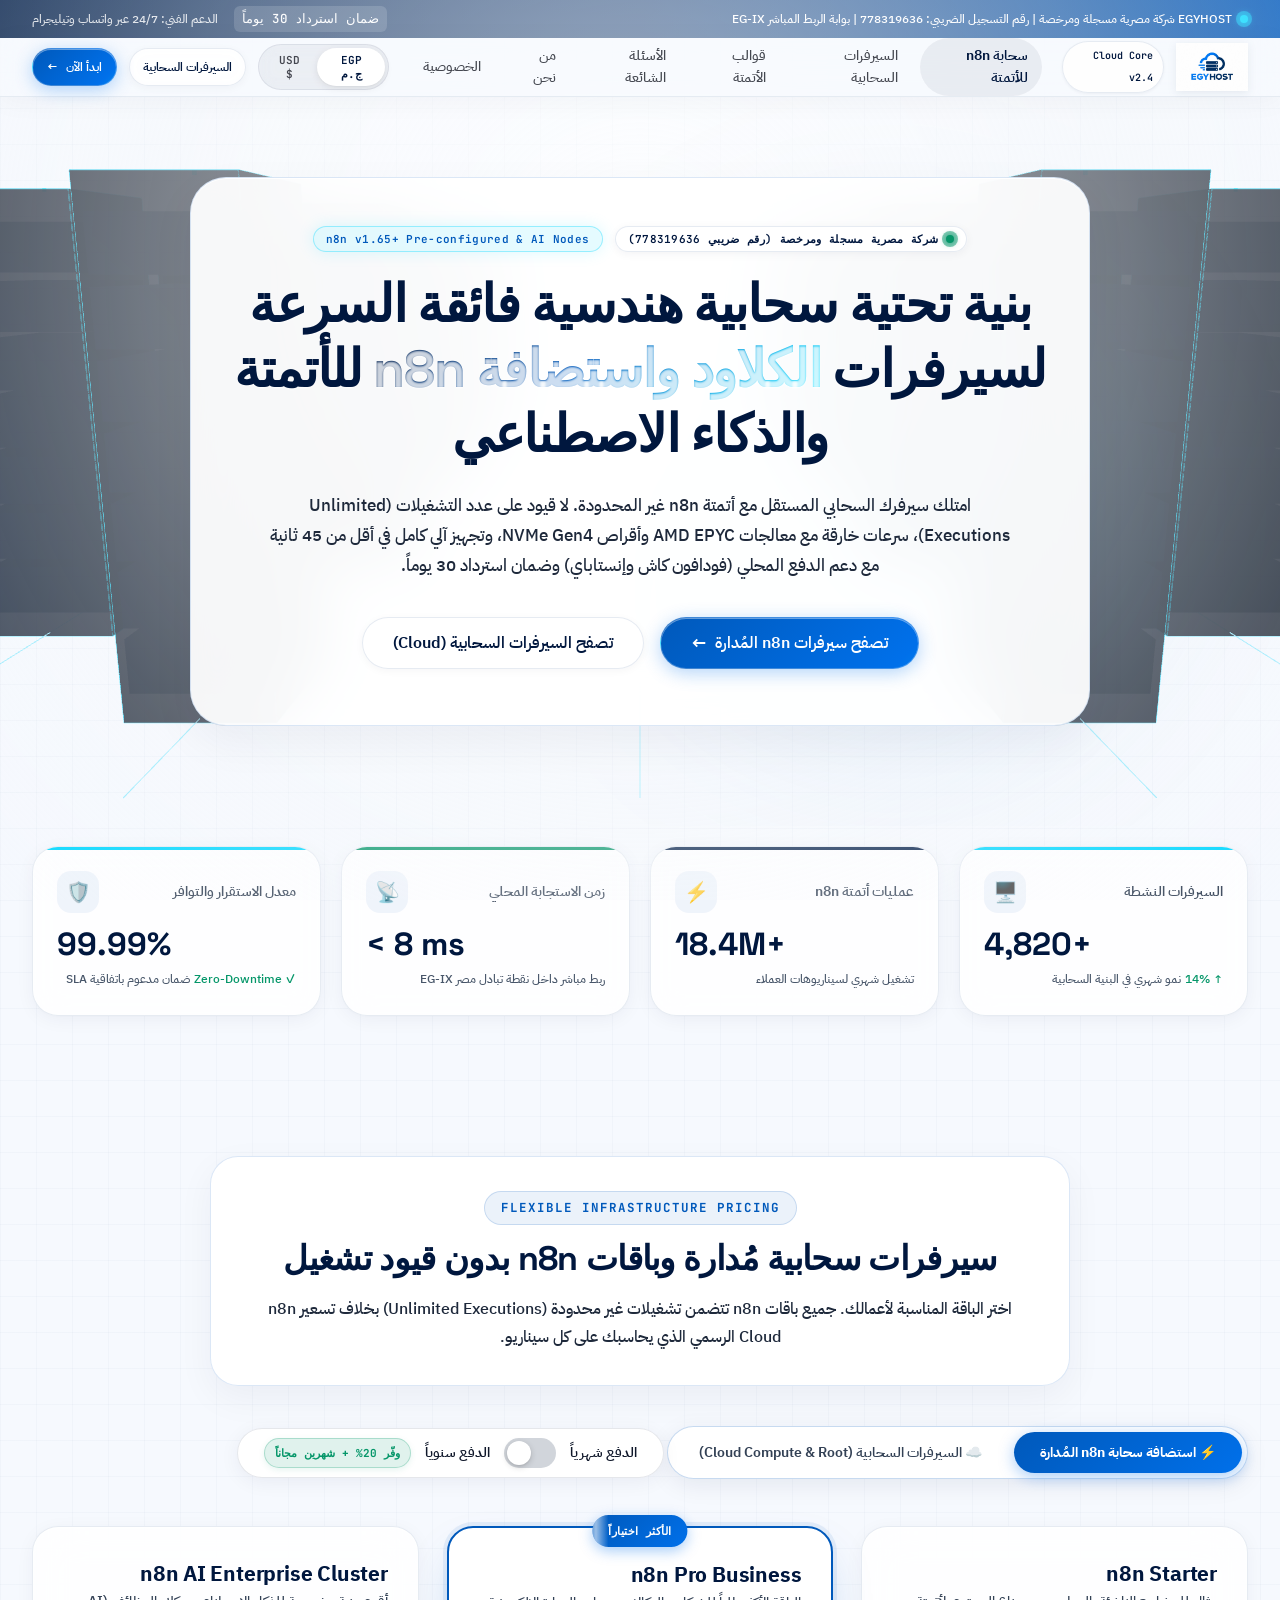
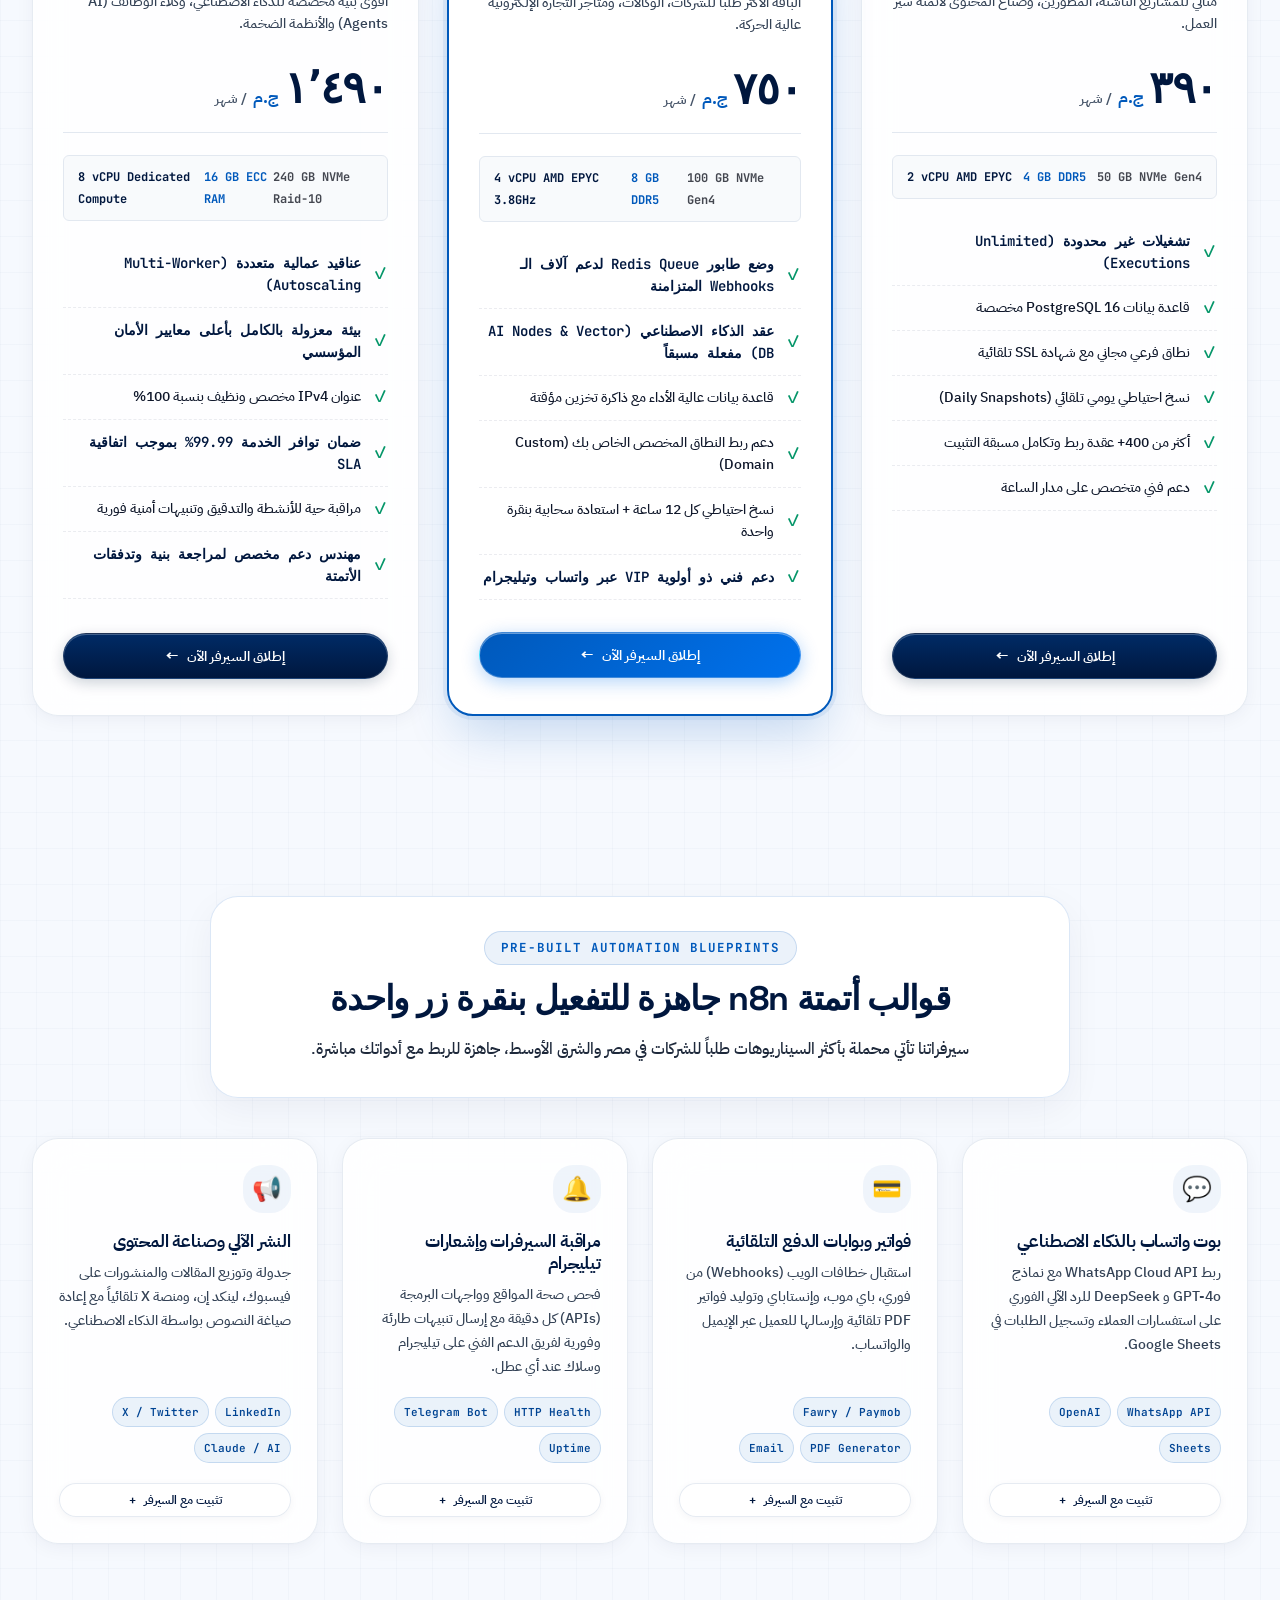
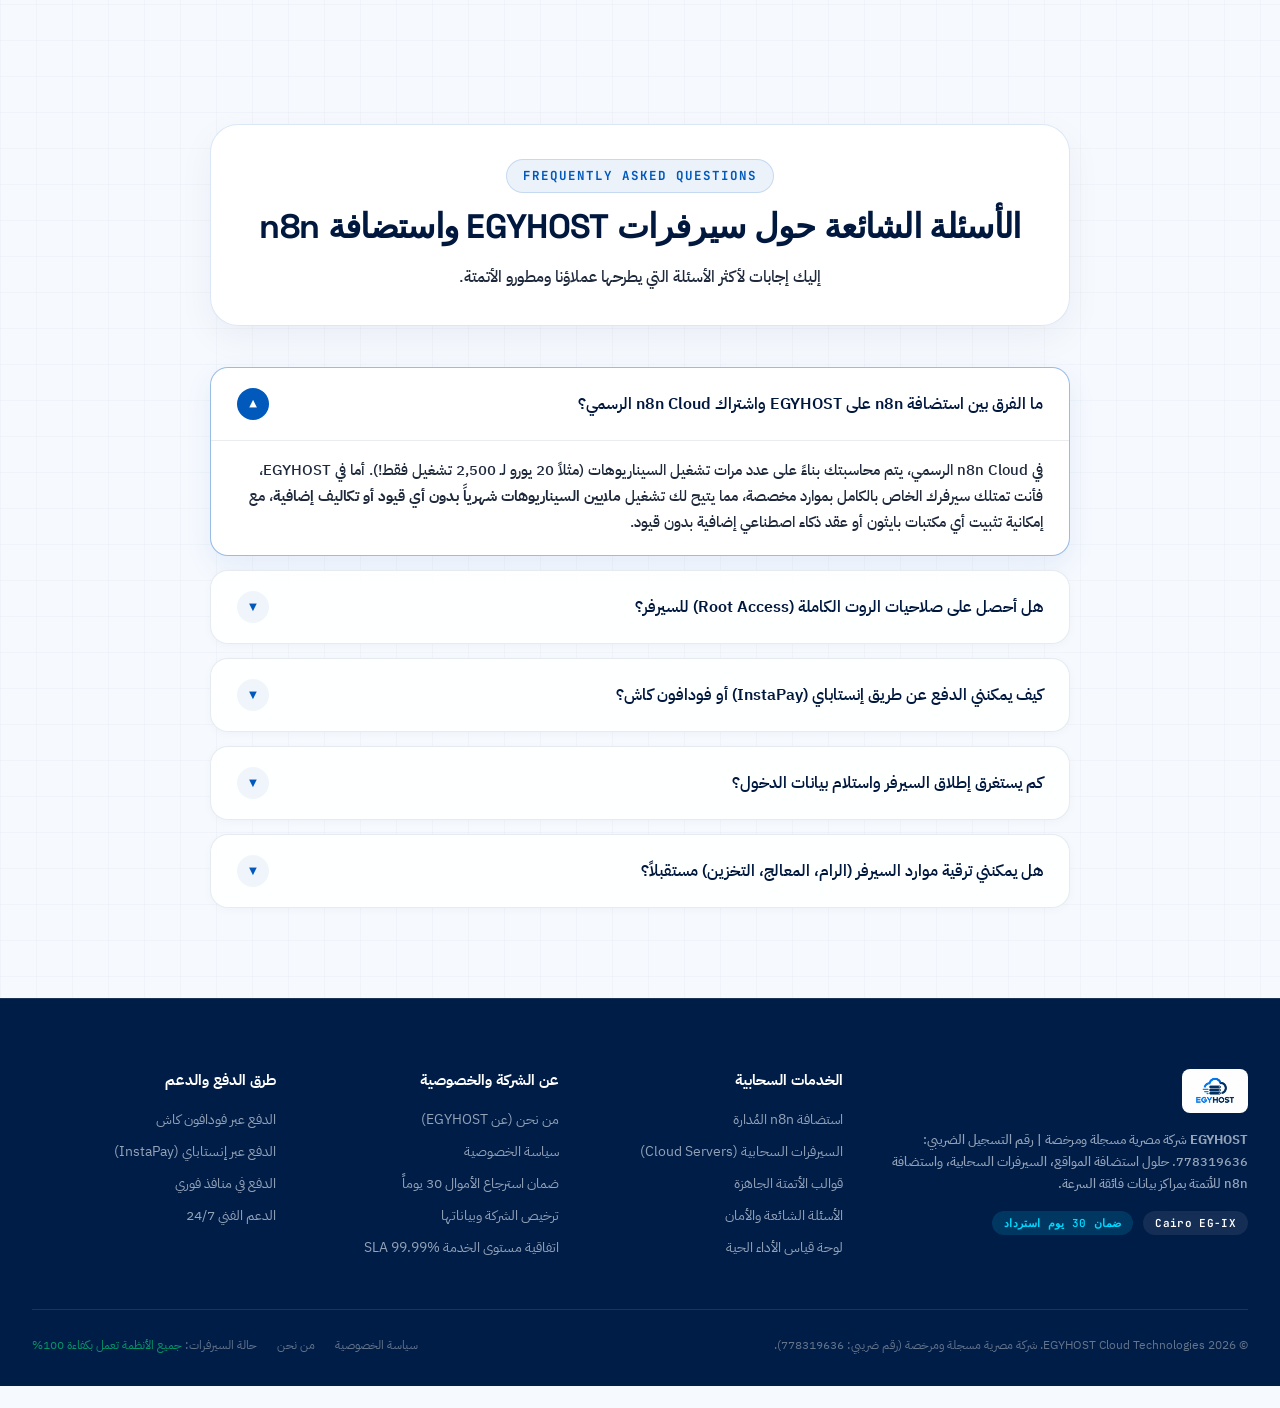
<file: index.html>
<!DOCTYPE html>
<html lang="ar" dir="rtl">
<head>
  <meta charset="UTF-8">
  <meta name="viewport" content="width=device-width, initial-scale=1.0">
  <meta http-equiv="X-UA-Compatible" content="ie=edge">
  
  <title>EGYHOST | سيرفرات سحابية واستضافة n8n للأتمتة - شركة مصرية مرخصة (778319636)</title>
  <meta name="description" content="منصة EGYHOST الرسمية: شركة مصرية مسجلة ومرخصة (رقم ضريبي 778319636). نقدم السيرفرات السحابية (Cloud Hosting)، استضافة n8n للأتمتة والذكاء الاصطناعي، حجز النطاقات، وضمان استرداد 30 يوماً.">
  <meta name="keywords" content="سيرفرات سحابية, استضافة كلاود مصر, استضافة n8n, سيرفر n8n, Cloud Server Egypt, استضافة سحابية, أتمتة n8n, ذكاء اصطناعي, إنستاباي, فودافون كاش, EGYHOST">
  
  <!-- Favicon -->
  <link rel="icon" type="image/svg+xml" href="assets/favicon.svg">
  
  <!-- Google Fonts: Space Grotesk, IBM Plex Sans Arabic, JetBrains Mono -->
  <link rel="preconnect" href="https://fonts.googleapis.com">
  <link rel="preconnect" href="https://fonts.gstatic.com" crossorigin>
  <link href="https://fonts.googleapis.com/css2?family=IBM+Plex+Sans+Arabic:wght@300;400;500;600;700&family=JetBrains+Mono:ital,wght@0,400;0,500;0,600;0,700;1,400&family=Space+Grotesk:wght@500;600;700;800&display=swap" rel="stylesheet">
  
  <!-- ThreeUI Typography & Google Fonts -->
  <link rel="preconnect" href="https://fonts.googleapis.com">
  <link rel="preconnect" href="https://fonts.gstatic.com" crossorigin>
  <link href="https://fonts.googleapis.com/css2?family=JetBrains+Mono:wght@400;500;600;700&display=swap" rel="stylesheet">

  <!-- CSS Stylesheets -->
  <link rel="stylesheet" href="css/variables.css">
  <link rel="stylesheet" href="css/style.css">
</head>
<body class="bg-grid-pattern">
  <!-- ThreeUI 3D Cloud Datacenter Server Racks Background Canvas -->
  <canvas id="egyhostServerBgCanvas" class="server-bg-canvas" aria-hidden="true"></canvas>

  <!-- Top Announcement Telemetry Banner -->
  <div class="header-top-banner">
    <div class="container header-top-inner">
      <div style="display: flex; align-items: center; gap: 8px;">
        <span class="live-pulse-dot"></span>
        <span>EGYHOST شركة مصرية مسجلة ومرخصة | رقم التسجيل الضريبي: 778319636 | بوابة الربط المباشر EG-IX</span>
      </div>
      <div style="display: flex; align-items: center; gap: 16px;">
        <span class="code-inline" style="background: rgba(255,255,255,0.15); color: #ffffff; border: none;">ضمان استرداد 30 يوماً</span>
        <span style="opacity: 0.85;">الدعم الفني: 24/7 عبر واتساب وتيليجرام</span>
      </div>
    </div>
  </div>

  <!-- Header & Navigation -->
  <header class="site-header">
    <div class="container">
      <div class="nav-row">
        <!-- Brand / Logo -->
        <a href="index.html" class="brand-wrapper">
          <img src="assets/logo.jpg" alt="EGYHOST Logo" class="brand-logo-img">
          <span class="brand-badge">Cloud Core v2.4</span>
        </a>

        <!-- Navigation Links (Desktop) -->
        <nav class="desktop-nav">
          <ul class="nav-links">
            <li><a href="#n8n-plans" class="nav-link active">سحابة n8n للأتمتة</a></li>
            <li><a href="#cloud-plans" class="nav-link">السيرفرات السحابية</a></li>
            <li><a href="#templates" class="nav-link">قوالب الأتمتة</a></li>
            <li><a href="#faq" class="nav-link">الأسئلة الشائعة</a></li>
            <li><a href="about.html" class="nav-link">من نحن</a></li>
            <li><a href="privacy.html" class="nav-link">الخصوصية</a></li>
          </ul>
        </nav>

        <!-- Header Actions & Controls -->
        <div class="header-actions">
          <!-- Currency Toggle -->
          <div class="currency-switcher">
            <button class="currency-btn active" data-currency="EGP">EGP ج.م</button>
            <button class="currency-btn" data-currency="USD">USD $</button>
          </div>

          <a href="#cloud-plans" class="btn btn-secondary btn-sm header-action-cloud">السيرفرات السحابية</a>
          <a href="#n8n-plans" class="btn btn-accent btn-sm header-action-cta">
            <span>ابدأ الآن</span>
            <span>←</span>
          </a>

          <!-- Mobile Hamburger Toggle Button -->
          <button class="mobile-menu-toggle" id="mobileMenuToggle" aria-label="فتح القائمة الرئيسية" aria-expanded="false">
            <span class="hamburger-line"></span>
            <span class="hamburger-line"></span>
            <span class="hamburger-line"></span>
          </button>
        </div>
      </div>
    </div>

    <!-- Mobile Navigation Frosted Glass Drawer -->
    <div id="mobileNavDrawer" class="mobile-nav-drawer" aria-hidden="true">
      <div class="container mobile-drawer-inner">
        <!-- Tax & Legal Registration Badge -->
        <div class="mobile-tax-badge">
          <span class="live-pulse-dot"></span>
          <span>شركة مصرية مسجلة ومرخصة (رقم ضريبي 778319636)</span>
        </div>

        <!-- Mobile Navigation List -->
        <ul class="mobile-nav-list">
          <li><a href="#n8n-plans" class="mobile-nav-item"><span class="m-icon">⚡</span><span>سحابة n8n للأتمتة</span><span class="m-arrow">←</span></a></li>
          <li><a href="#cloud-plans" class="mobile-nav-item"><span class="m-icon">☁️</span><span>السيرفرات السحابية</span><span class="m-arrow">←</span></a></li>
          <li><a href="#templates" class="mobile-nav-item"><span class="m-icon">🧩</span><span>قوالب الأتمتة الجاهزة</span><span class="m-arrow">←</span></a></li>
          <li><a href="#faq" class="mobile-nav-item"><span class="m-icon">❓</span><span>الأسئلة الشائعة</span><span class="m-arrow">←</span></a></li>
          <li><a href="about.html" class="mobile-nav-item"><span class="m-icon">🏛️</span><span>من نحن (About EGYHOST)</span><span class="m-arrow">←</span></a></li>
          <li><a href="privacy.html" class="mobile-nav-item"><span class="m-icon">🔒</span><span>سياسة الخصوصية</span><span class="m-arrow">←</span></a></li>
        </ul>

        <!-- Mobile Drawer Action Buttons -->
        <div class="mobile-drawer-actions">
          <a href="#n8n-plans" class="btn btn-accent btn-lg mobile-cta-btn">
            <span>ابدأ الآن وأطلق سحابتك</span>
            <span>←</span>
          </a>
          <a href="https://wa.me/201000000000" target="_blank" rel="noopener" class="btn btn-secondary mobile-support-btn">
            <span>💬 الدعم الفني المباشر (24/7)</span>
          </a>
        </div>

        <!-- Mobile Drawer Meta -->
        <div class="mobile-drawer-meta">
          <span>ضمان استرداد 30 يوماً • بنية مصرية متقدمة EG-IX</span>
        </div>
      </div>
    </div>
  </header>

  <!-- Hero Section -->
  <section id="hero" class="hero-section">
    <div class="ambient-glow-cyan" style="top: 10%; right: 5%;"></div>
    <div class="container">
      <div class="hero-content-centered">
        <div class="hero-badge-row">
          <span class="label-badge hero-badge">
            <span class="live-pulse-dot" style="background-color: var(--metric-success); box-shadow: 0 0 6px var(--metric-success);"></span>
            <span>شركة مصرية مسجلة ومرخصة (رقم ضريبي 778319636)</span>
          </span>
          <span class="label-badge hero-badge hero-badge-cyan">
            <span>n8n v1.65+ Pre-configured &amp; AI Nodes</span>
          </span>
        </div>

        <h1 class="display-hero hero-title">
          بنية تحتية سحابية هندسية فائقة السرعة لسيرفرات <span class="text-gradient">الكلاود واستضافة n8n</span> للأتمتة والذكاء الاصطناعي
        </h1>

        <p class="body-lg hero-description">
          امتلك سيرفرك السحابي المستقل مع أتمتة n8n غير المحدودة. لا قيود على عدد التشغيلات (Unlimited Executions)، سرعات خارقة مع معالجات AMD EPYC وأقراص NVMe Gen4، وتجهيز آلي كامل في أقل من 45 ثانية مع دعم الدفع المحلي (فودافون كاش وإنستاباي) وضمان استرداد 30 يوماً.
        </p>

        <div class="hero-actions">
          <a href="#n8n-plans" class="btn btn-accent btn-lg">
            <span>تصفح سيرفرات n8n المُدارة</span>
            <span style="font-size: 18px;">←</span>
          </a>
          <a href="#cloud-plans" class="btn btn-secondary btn-lg">
            <span>تصفح السيرفرات السحابية (Cloud)</span>
          </a>
        </div>
      </div>


    </div>
  </section>

  <!-- Live Telemetry KPI Summary Cards -->
  <section class="kpi-section">
    <div class="container">
      <div class="kpi-grid">
        <!-- KPI 1 -->
        <div class="kpi-card accent-cyan">
          <div class="kpi-card-header">
            <span class="kpi-label">السيرفرات النشطة</span>
            <div class="kpi-icon">🖥️</div>
          </div>
          <div class="kpi-value ltr-force">4,820+</div>
          <div class="kpi-subtext">
            <span style="color: var(--metric-success);">↑ 14%</span>
            <span>نمو شهري في البنية السحابية</span>
          </div>
        </div>

        <!-- KPI 2 -->
        <div class="kpi-card accent-navy">
          <div class="kpi-card-header">
            <span class="kpi-label">عمليات أتمتة n8n</span>
            <div class="kpi-icon">⚡</div>
          </div>
          <div class="kpi-value ltr-force">18.4M+</div>
          <div class="kpi-subtext">
            <span>تشغيل شهري لسيناريوهات العملاء</span>
          </div>
        </div>

        <!-- KPI 3 -->
        <div class="kpi-card accent-green">
          <div class="kpi-card-header">
            <span class="kpi-label">زمن الاستجابة المحلي</span>
            <div class="kpi-icon">📡</div>
          </div>
          <div class="kpi-value ltr-force">&lt; 8 ms</div>
          <div class="kpi-subtext">
            <span>ربط مباشر داخل نقطة تبادل مصر EG-IX</span>
          </div>
        </div>

        <!-- KPI 4 -->
        <div class="kpi-card accent-cyan">
          <div class="kpi-card-header">
            <span class="kpi-label">معدل الاستقرار والتوافر</span>
            <div class="kpi-icon">🛡️</div>
          </div>
          <div class="kpi-value ltr-force">99.99%</div>
          <div class="kpi-subtext">
            <span style="color: var(--metric-success);">✓ Zero-Downtime</span>
            <span>ضمان مدعوم باتفاقية SLA</span>
          </div>
        </div>
      </div>
    </div>
  </section>


  <!-- Plans & Pricing Section -->
  <section id="n8n-plans" class="plans-section">
    <div id="cloud-plans" style="position: relative; top: -80px;"></div>
    <div class="container">
      <div class="section-head">
        <span class="section-subtitle">FLEXIBLE INFRASTRUCTURE PRICING</span>
        <h2 class="headline-lg section-title">سيرفرات سحابية مُدارة وباقات n8n بدون قيود تشغيل</h2>
        <p class="body-lg">
          اختر الباقة المناسبة لأعمالك. جميع باقات n8n تتضمن تشغيلات غير محدودة (Unlimited Executions) بخلاف تسعير n8n Cloud الرسمي الذي يحاسبك على كل سيناريو.
        </p>
      </div>

      <!-- Plan Type Switcher (n8n vs Cloud) -->
      <div class="plan-type-tabs">
        <button class="plan-tab-btn active" data-type="n8n">
          <span>⚡ استضافة سحابة n8n المُدارة</span>
        </button>
        <button class="plan-tab-btn" data-type="cloud">
          <span>☁️ السيرفرات السحابية (Cloud Compute &amp; Root)</span>
        </button>
      </div>

      <!-- Billing Period Toggle (Monthly / Annual) -->
      <div class="billing-toggle-wrapper">
        <span>الدفع شهرياً</span>
        <label class="switch-toggle">
          <input type="checkbox" id="billingSwitch">
          <span class="slider-round"></span>
        </label>
        <span>الدفع سنوياً</span>
        <span class="discount-ribbon">وفّر 20% + شهرين مجاناً</span>
      </div>

      <!-- Pricing Cards Grid Container -->
      <div id="pricingGrid" class="pricing-grid">
        <!-- Rendered via js/main.js -->
      </div>
    </div>
  </section>



  <!-- Pre-built n8n Workflow Templates Showcase -->
  <section id="templates" class="templates-section">
    <div class="container">
      <div class="section-head">
        <span class="section-subtitle">PRE-BUILT AUTOMATION BLUEPRINTS</span>
        <h2 class="headline-lg section-title">قوالب أتمتة n8n جاهزة للتفعيل بنقرة زر واحدة</h2>
        <p class="body-lg">
          سيرفراتنا تأتي محملة بأكثر السيناريوهات طلباً للشركات في مصر والشرق الأوسط، جاهزة للربط مع أدواتك مباشرة.
        </p>
      </div>

      <div class="template-grid">
        <!-- Template 1 -->
        <div class="template-card">
          <div class="template-icon-wrap">💬</div>
          <h3 class="template-title">بوت واتساب بالذكاء الاصطناعي</h3>
          <p class="template-desc">
            ربط WhatsApp Cloud API مع نماذج GPT-4o و DeepSeek للرد الآلي الفوري على استفسارات العملاء وتسجيل الطلبات في Google Sheets.
          </p>
          <div class="template-tags">
            <span class="template-tag">WhatsApp API</span>
            <span class="template-tag">OpenAI</span>
            <span class="template-tag">Sheets</span>
          </div>
          <button class="btn btn-secondary btn-sm" onclick="showToast('تم تحميل سيناريو واتساب! اختر السيرفر لإطلاقه بنقرة واحدة.')">
            <span>تثبيت مع السيرفر</span>
            <span>+</span>
          </button>
        </div>

        <!-- Template 2 -->
        <div class="template-card">
          <div class="template-icon-wrap">💳</div>
          <h3 class="template-title">فواتير وبوابات الدفع التلقائية</h3>
          <p class="template-desc">
            استقبال خطافات الويب (Webhooks) من فوري، باي موب، وإنستاباي وتوليد فواتير PDF تلقائية وإرسالها للعميل عبر الإيميل والواتساب.
          </p>
          <div class="template-tags">
            <span class="template-tag">Fawry / Paymob</span>
            <span class="template-tag">PDF Generator</span>
            <span class="template-tag">Email</span>
          </div>
          <button class="btn btn-secondary btn-sm" onclick="showToast('تم تحميل سيناريو الفواتير! جاهز للإطلاق.')">
            <span>تثبيت مع السيرفر</span>
            <span>+</span>
          </button>
        </div>

        <!-- Template 3 -->
        <div class="template-card">
          <div class="template-icon-wrap">🔔</div>
          <h3 class="template-title">مراقبة السيرفرات وإشعارات تيليجرام</h3>
          <p class="template-desc">
            فحص صحة المواقع وواجهات البرمجة (APIs) كل دقيقة مع إرسال تنبيهات طارئة وفورية لفريق الدعم الفني على تيليجرام وسلاك عند أي عطل.
          </p>
          <div class="template-tags">
            <span class="template-tag">HTTP Health</span>
            <span class="template-tag">Telegram Bot</span>
            <span class="template-tag">Uptime</span>
          </div>
          <button class="btn btn-secondary btn-sm" onclick="showToast('تم تحميل سيناريو المراقبة!')">
            <span>تثبيت مع السيرفر</span>
            <span>+</span>
          </button>
        </div>

        <!-- Template 4 -->
        <div class="template-card">
          <div class="template-icon-wrap">📢</div>
          <h3 class="template-title">النشر الآلي وصناعة المحتوى</h3>
          <p class="template-desc">
            جدولة وتوزيع المقالات والمنشورات على فيسبوك، لينكد إن، ومنصة X تلقائياً مع إعادة صياغة النصوص بواسطة الذكاء الاصطناعي.
          </p>
          <div class="template-tags">
            <span class="template-tag">LinkedIn</span>
            <span class="template-tag">X / Twitter</span>
            <span class="template-tag">Claude / AI</span>
          </div>
          <button class="btn btn-secondary btn-sm" onclick="showToast('تم تحميل سيناريو صناعة المحتوى!')">
            <span>تثبيت مع السيرفر</span>
            <span>+</span>
          </button>
        </div>
      </div>
    </div>
  </section>


  <!-- FAQ Section -->
  <section class="faq-section">
    <div class="container">
      <div class="section-head">
        <span class="section-subtitle">FREQUENTLY ASKED QUESTIONS</span>
        <h2 class="headline-lg section-title">الأسئلة الشائعة حول سيرفرات EGYHOST واستضافة n8n</h2>
        <p class="body-lg">إليك إجابات لأكثر الأسئلة التي يطرحها عملاؤنا ومطورو الأتمتة.</p>
      </div>

      <div class="faq-accordion">
        <!-- FAQ 1 -->
        <div class="faq-item active">
          <div class="faq-question">
            <span>ما الفرق بين استضافة n8n على EGYHOST واشتراك n8n Cloud الرسمي؟</span>
            <span class="faq-toggle-icon">▼</span>
          </div>
          <div class="faq-answer">
            في n8n Cloud الرسمي، يتم محاسبتك بناءً على عدد مرات تشغيل السيناريوهات (مثلاً 20 يورو لـ 2,500 تشغيل فقط!). أما في EGYHOST، فأنت تمتلك سيرفرك الخاص بالكامل بموارد مخصصة، مما يتيح لك تشغيل <strong>ملايين السيناريوهات شهرياً بدون أي قيود أو تكاليف إضافية</strong>، مع إمكانية تثبيت أي مكتبات بايثون أو عقد ذكاء اصطناعي إضافية بدون قيود.
          </div>
        </div>

        <!-- FAQ 2 -->
        <div class="faq-item">
          <div class="faq-question">
            <span>هل أحصل على صلاحيات الروت الكاملة (Root Access) للسيرفر؟</span>
            <span class="faq-toggle-icon">▼</span>
          </div>
          <div class="faq-answer">
            نعم بالتأكيد! جميع السيرفرات السحابية (Cloud Servers) وسيرفرات n8n تأتي مع صلاحيات Root كاملة عبر SSH، ويمكنك الدخول على السيرفر، تثبيت أي برمجيات أخرى مثل Docker، Nginx، PostgreSQL، Redis أو تشغيل تطبيقاتك الخاصة بجانب n8n بكل حرية.
          </div>
        </div>

        <!-- FAQ 3 -->
        <div class="faq-item">
          <div class="faq-question">
            <span>كيف يمكنني الدفع عن طريق إنستاباي (InstaPay) أو فودافون كاش؟</span>
            <span class="faq-toggle-icon">▼</span>
          </div>
          <div class="faq-answer">
            بكل بساطة! عند إتمام الطلب، اختر "إنستاباي" أو "فودافون كاش". سيظهر لك رقم الحساب والـ IPA لتحويل المبلغ بالجنيه المصري، وتأكيد التفعيل آلياً وفورياً بمجرد إرسال رقم المعاملة أو إشعار التحويل.
          </div>
        </div>

        <!-- FAQ 4 -->
        <div class="faq-item">
          <div class="faq-question">
            <span>كم يستغرق إطلاق السيرفر واستلام بيانات الدخول؟</span>
            <span class="faq-toggle-icon">▼</span>
          </div>
          <div class="faq-answer">
            يتم تجهيز وإطلاق السيرفر آلياً بواسطة نظام Cloud Core Orchestrator في غضون <strong>30 إلى 60 ثانية</strong> فقط بعد تأكيد الطلب، وستظهر لك شاشة بيانات الدخول مع رابط لوحة n8n واسم المستخدم وكلمة المرور فوراً.
          </div>
        </div>

        <!-- FAQ 5 -->
        <div class="faq-item">
          <div class="faq-question">
            <span>هل يمكنني ترقية موارد السيرفر (الرام، المعالج، التخزين) مستقبلاً؟</span>
            <span class="faq-toggle-icon">▼</span>
          </div>
          <div class="faq-answer">
            نعم، يمكنك ترقية السيرفر في أي وقت بنقرة زر واحدة من لوحة التحكم دون فقدان أي بيانات أو تدفقات أتمتة موجودة، وتتم الترقية بشكل سلس وفوري.
          </div>
        </div>
      </div>
    </div>
  </section>

  <!-- Footer -->
  <footer class="site-footer">
    <div class="container">
      <div class="footer-grid">
        <!-- Col 1 -->
        <div>
          <div style="display: flex; align-items: center; gap: 12px; margin-bottom: 16px;">
            <img src="assets/logo.jpg" alt="EGYHOST" style="height: 44px; border-radius: 8px;">
          </div>
          <p class="body-sm" style="color: #94a3b8; line-height: 22px; margin-bottom: 16px;">
            <strong>EGYHOST</strong> شركة مصرية مسجلة ومرخصة | رقم التسجيل الضريبي: 778319636. حلول استضافة المواقع، السيرفرات السحابية، واستضافة n8n للأتمتة بمراكز بيانات فائقة السرعة.
          </p>
          <div style="display: flex; gap: 10px;">
            <span class="label-badge" style="background: rgba(255,255,255,0.08); color: #ffffff;">Cairo EG-IX</span>
            <span class="label-badge" style="background: rgba(0, 216, 255, 0.15); color: var(--cloud-cyan-bright);">ضمان 30 يوم استرداد</span>
          </div>
        </div>

        <!-- Col 2 -->
        <div>
          <h4 class="footer-col-title">الخدمات السحابية</h4>
          <ul class="footer-links">
            <li><a href="#n8n-plans">استضافة n8n المُدارة</a></li>
            <li><a href="#cloud-plans">السيرفرات السحابية (Cloud Servers)</a></li>
            <li><a href="#templates">قوالب الأتمتة الجاهزة</a></li>
            <li><a href="#faq">الأسئلة الشائعة والأمان</a></li>
            <li><a href="#hero">لوحة قياس الأداء الحية</a></li>
          </ul>
        </div>

        <!-- Col 3 -->
        <div>
          <h4 class="footer-col-title">عن الشركة والخصوصية</h4>
          <ul class="footer-links">
            <li><a href="about.html">من نحن (عن EGYHOST)</a></li>
            <li><a href="privacy.html">سياسة الخصوصية</a></li>
            <li><a href="about.html#guarantee">ضمان استرجاع الأموال 30 يوماً</a></li>
            <li><a href="about.html">ترخيص الشركة وبياناتها</a></li>
            <li><a href="#hero">اتفاقية مستوى الخدمة SLA 99.99%</a></li>
          </ul>
        </div>

        <!-- Col 4 -->
        <div>
          <h4 class="footer-col-title">طرق الدفع والدعم</h4>
          <ul class="footer-links">
            <li><a href="javascript:void(0)" onclick="showToast('فودافون كاش متاح عند الدفع')">الدفع عبر فودافون كاش</a></li>
            <li><a href="javascript:void(0)" onclick="showToast('إنستاباي اللحظي متاح 24/7')">الدفع عبر إنستاباي (InstaPay)</a></li>
            <li><a href="javascript:void(0)" onclick="showToast('فوري متاح في كافة المنافذ')">الدفع في منافذ فوري</a></li>
            <li><a href="javascript:void(0)" onclick="showToast('تواصل معنا عبر واتساب الدعم الفني')">الدعم الفني 24/7</a></li>
          </ul>
        </div>
      </div>

      <div class="footer-bottom">
        <div>
          © 2026 EGYHOST Cloud Technologies. شركة مصرية مسجلة ومرخصة (رقم ضريبي: 778319636).
        </div>
        <div style="display: flex; gap: 20px;">
          <a href="privacy.html" style="color: #64748b; text-decoration: none;">سياسة الخصوصية</a>
          <a href="about.html" style="color: #64748b; text-decoration: none;">من نحن</a>
          <span>حالة السيرفرات: <span style="color: var(--metric-success);">جميع الأنظمة تعمل بكفاءة 100%</span></span>
        </div>
      </div>
    </div>
  </footer>

  <!-- Deployment & Checkout Modal -->
  <div id="deployModal" class="modal-backdrop">
    <div class="modal-box">
      <!-- Header -->
      <div class="modal-header">
        <div>
          <h3 id="modalPlanName" class="headline-sm">n8n Pro Business</h3>
          <span id="modalPlanPrice" style="font-family: var(--font-mono); font-size: 13px; color: var(--secondary); font-weight: 700;">
            750 ج.م / شهر
          </span>
        </div>
        <button id="modalCloseBtn" class="modal-close-btn">&times;</button>
      </div>

      <!-- Body: Config Form -->
      <div id="deployFormView" class="modal-body">
        <div class="form-group">
          <label class="form-label" for="modalHostname">اسم النطاق أو اسم السيرفر (Hostname):</label>
          <input type="text" id="modalHostname" class="form-input ltr-force" value="automation-cluster.mycompany.com" placeholder="automation.yourdomain.com">
        </div>

        <div class="form-group">
          <label class="form-label" for="modalLocationSelect">موقع مركز البيانات:</label>
          <select id="modalLocationSelect" class="form-select">
            <option value="cairo">🇪🇬 القاهرة، مصر (EG-IX) - زمن استجابة &lt; 8ms (موصى به)</option>
            <option value="frankfurt">🇩🇪 فرانكفورت، ألمانيا (DE-CIX) - 46ms</option>
            <option value="amsterdam">🇳🇱 أمستردام، هولندا (AMS-IX) - 49ms</option>
            <option value="dubai">🇦🇪 دبي، الإمارات (UAE-IX) - 31ms</option>
          </select>
        </div>

        <div class="form-group">
          <label class="form-label" for="modalOsSelect">نظام التشغيل وحزمة البرمجيات:</label>
          <select id="modalOsSelect" class="form-select ltr-force">
            <option value="n8n-ubuntu24">n8n Enterprise Cloud Stack (Ubuntu 24.04 LTS + Docker + Postgres + SSL)</option>
            <option value="ubuntu24-clean">Ubuntu 24.04 LTS (Clean Root Minimal)</option>
            <option value="debian12">Debian 12 Bookworm (Minimal)</option>
            <option value="docker-ce">Ubuntu 24.04 with Docker CE &amp; Portainer</option>
          </select>
        </div>

        <div class="form-group">
          <label class="form-label">اختر وسيلة الدفع المناسبة:</label>
          <div style="display: grid; grid-template-columns: repeat(2, 1fr); gap: 10px; margin-top: 8px;">
            <label style="border: 1px solid var(--surface-border); padding: 10px 12px; border-radius: var(--rounded-md); display: flex; align-items: center; gap: 8px; cursor: pointer;">
              <input type="radio" name="paymentMethod" value="InstaPay" checked>
              <span>⚡ إنستاباي (InstaPay)</span>
            </label>
            <label style="border: 1px solid var(--surface-border); padding: 10px 12px; border-radius: var(--rounded-md); display: flex; align-items: center; gap: 8px; cursor: pointer;">
              <input type="radio" name="paymentMethod" value="VodafoneCash">
              <span>📱 فودافون كاش</span>
            </label>
            <label style="border: 1px solid var(--surface-border); padding: 10px 12px; border-radius: var(--rounded-md); display: flex; align-items: center; gap: 8px; cursor: pointer;">
              <input type="radio" name="paymentMethod" value="Fawry">
              <span>🏪 فوري (Fawry Pay)</span>
            </label>
            <label style="border: 1px solid var(--surface-border); padding: 10px 12px; border-radius: var(--rounded-md); display: flex; align-items: center; gap: 8px; cursor: pointer;">
              <input type="radio" name="paymentMethod" value="Card">
              <span>💳 فيزا / ماستركارد</span>
            </label>
          </div>
        </div>
      </div>

      <!-- Body: Deploying Progress Spinner -->
      <div id="deployingProgressView" class="deploying-progress-view">
        <div class="deploying-spinner"></div>
        <h4 class="headline-sm" style="margin-bottom: 8px;">جارٍ حجز الموارد وتجهيز السيرفر...</h4>
        <p class="body-md">يتم الآن تهيئة حاويات n8n وإصدار شهادة SSL وتخصيص الـ IP في أقل من 30 ثانية.</p>
      </div>

      <!-- Body: Success Credentials View -->
      <div id="deploySuccessView" class="deploy-success-view">
        <div style="text-align: center; margin-bottom: 16px;">
          <div style="width: 50px; height: 50px; border-radius: 50%; background-color: rgba(5, 150, 105, 0.15); color: var(--metric-success); display: inline-flex; align-items: center; justify-content: center; font-size: 24px; margin-bottom: 10px;">✓</div>
          <h4 class="headline-sm" style="color: var(--metric-success);">تم إطلاق السيرفر بنجاح وهو قيد التشغيل الآن!</h4>
          <p class="body-sm">احتفظ ببيانات الاعتماد التالية للدخول وإدارة سيرفرك:</p>
        </div>

        <div class="credentials-box ltr-force">
          <div class="cred-row">
            <span class="cred-label">Server IPv4:</span>
            <span id="successIp" class="cred-val">197.168.42.10</span>
          </div>
          <div class="cred-row">
            <span class="cred-label">n8n Dashboard URL:</span>
            <span id="successUrl" class="cred-val">https://automation.yourdomain.com/</span>
          </div>
          <div class="cred-row">
            <span class="cred-label">SSH User:</span>
            <span class="cred-val">root</span>
          </div>
          <div class="cred-row">
            <span class="cred-label">Root Password:</span>
            <span id="successPass" class="cred-val">EgyHost_#99a4K21!</span>
          </div>
          <div class="cred-row">
            <span class="cred-label">Database Name:</span>
            <span class="cred-val">n8n_production (PostgreSQL 16)</span>
          </div>
        </div>

        <div style="display: flex; gap: 12px; margin-top: 20px;">
          <button class="btn btn-accent" style="flex: 1;" onclick="showToast('جارٍ الانتقال للوحة تحكم n8n...')">
            <span>فتح لوحة n8n</span>
            <span>↗</span>
          </button>
          <button id="btnCloseSuccessModal" class="btn btn-secondary" style="flex: 1;">
            <span>تم الإغلاق</span>
          </button>
        </div>
      </div>

      <!-- Footer Buttons -->
      <div class="modal-footer">
        <span class="body-sm">ضمان استرداد الأموال خلال 30 يومًا للخدمات المؤهلة</span>
        <button id="btnConfirmDeploy" class="btn btn-accent">
          <span>تأكيد وإطلاق السيرفر الآن</span>
          <span>⚡</span>
        </button>
      </div>
    </div>
  </div>

  <!-- Global Toast Notification Element -->
  <div id="toastNotification" class="toast-msg">
    <span>💡</span>
    <span class="toast-text">تمت العملية بنجاح!</span>
  </div>

  <!-- JavaScript (Vendor Three.js & Main Core) -->
  <script src="js/vendor/three.min.js"></script>
  <script src="js/main.js"></script>
</body>
</html>
</file>
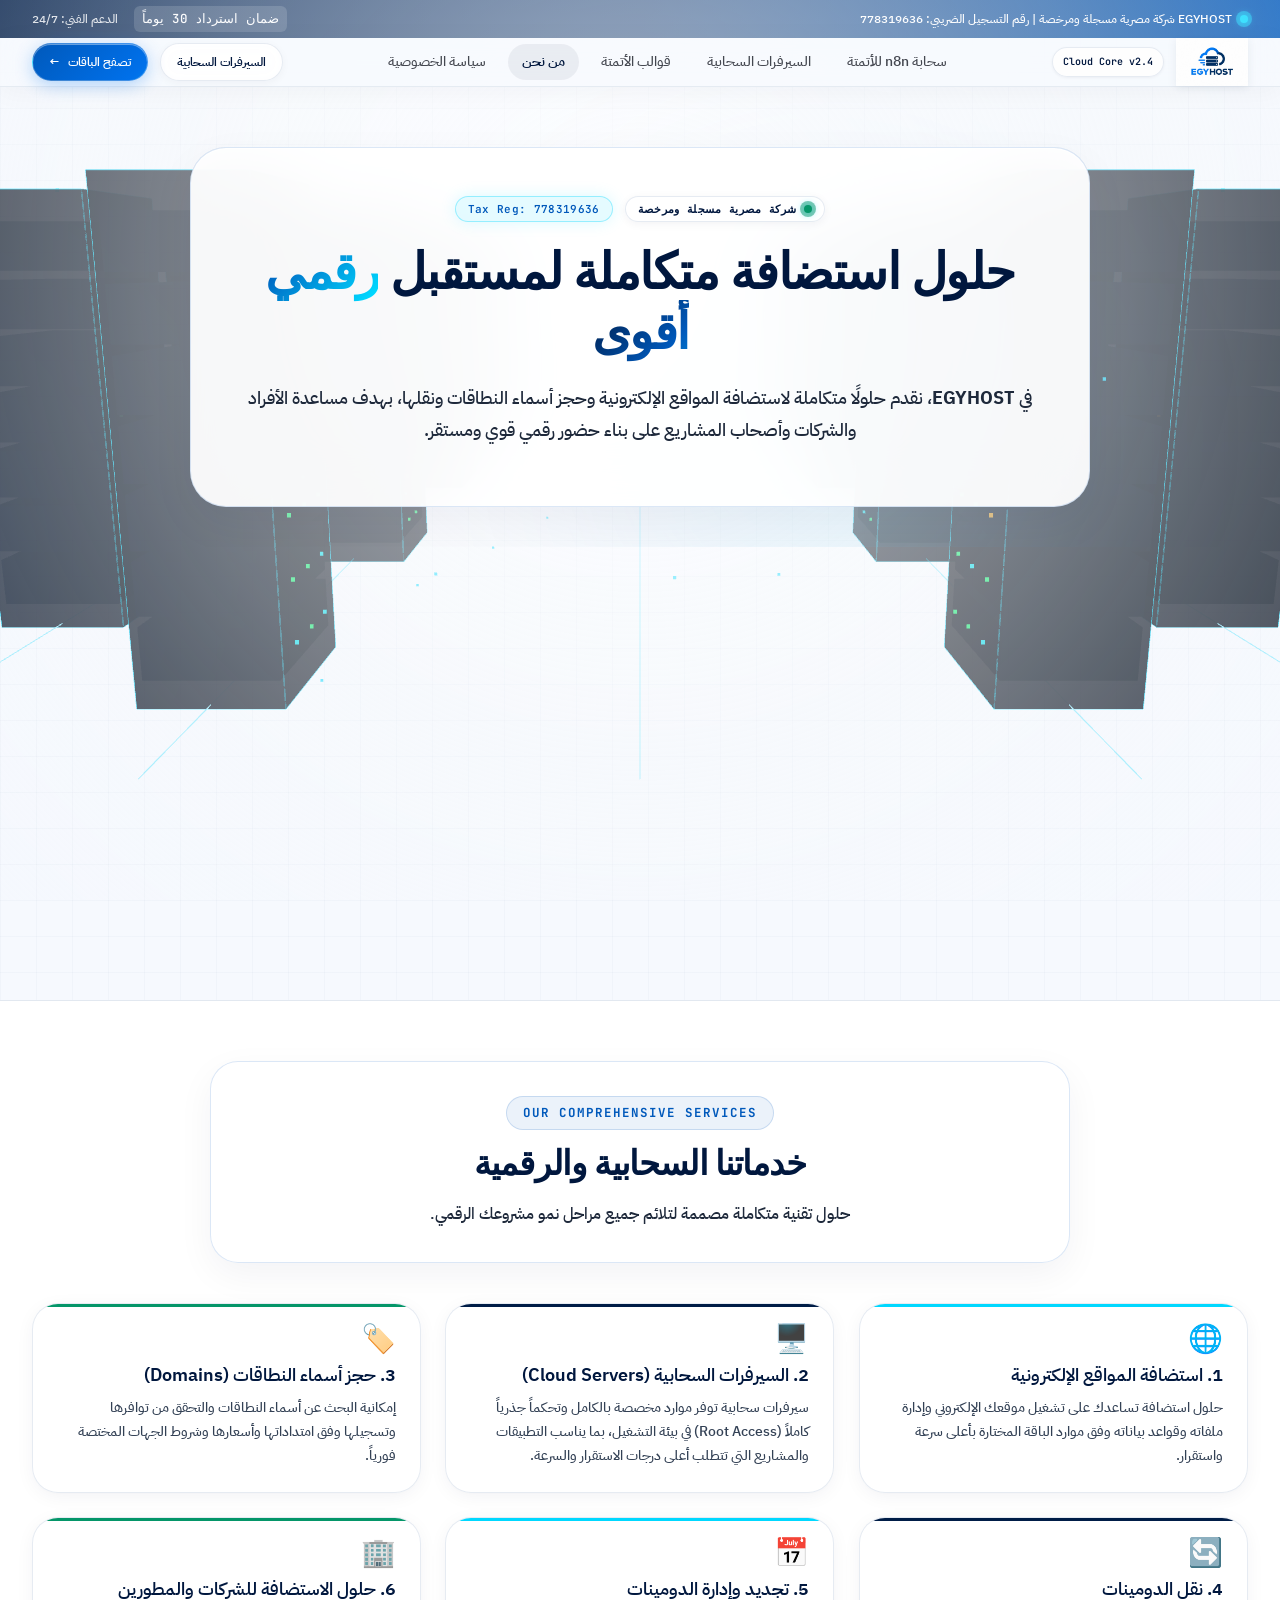
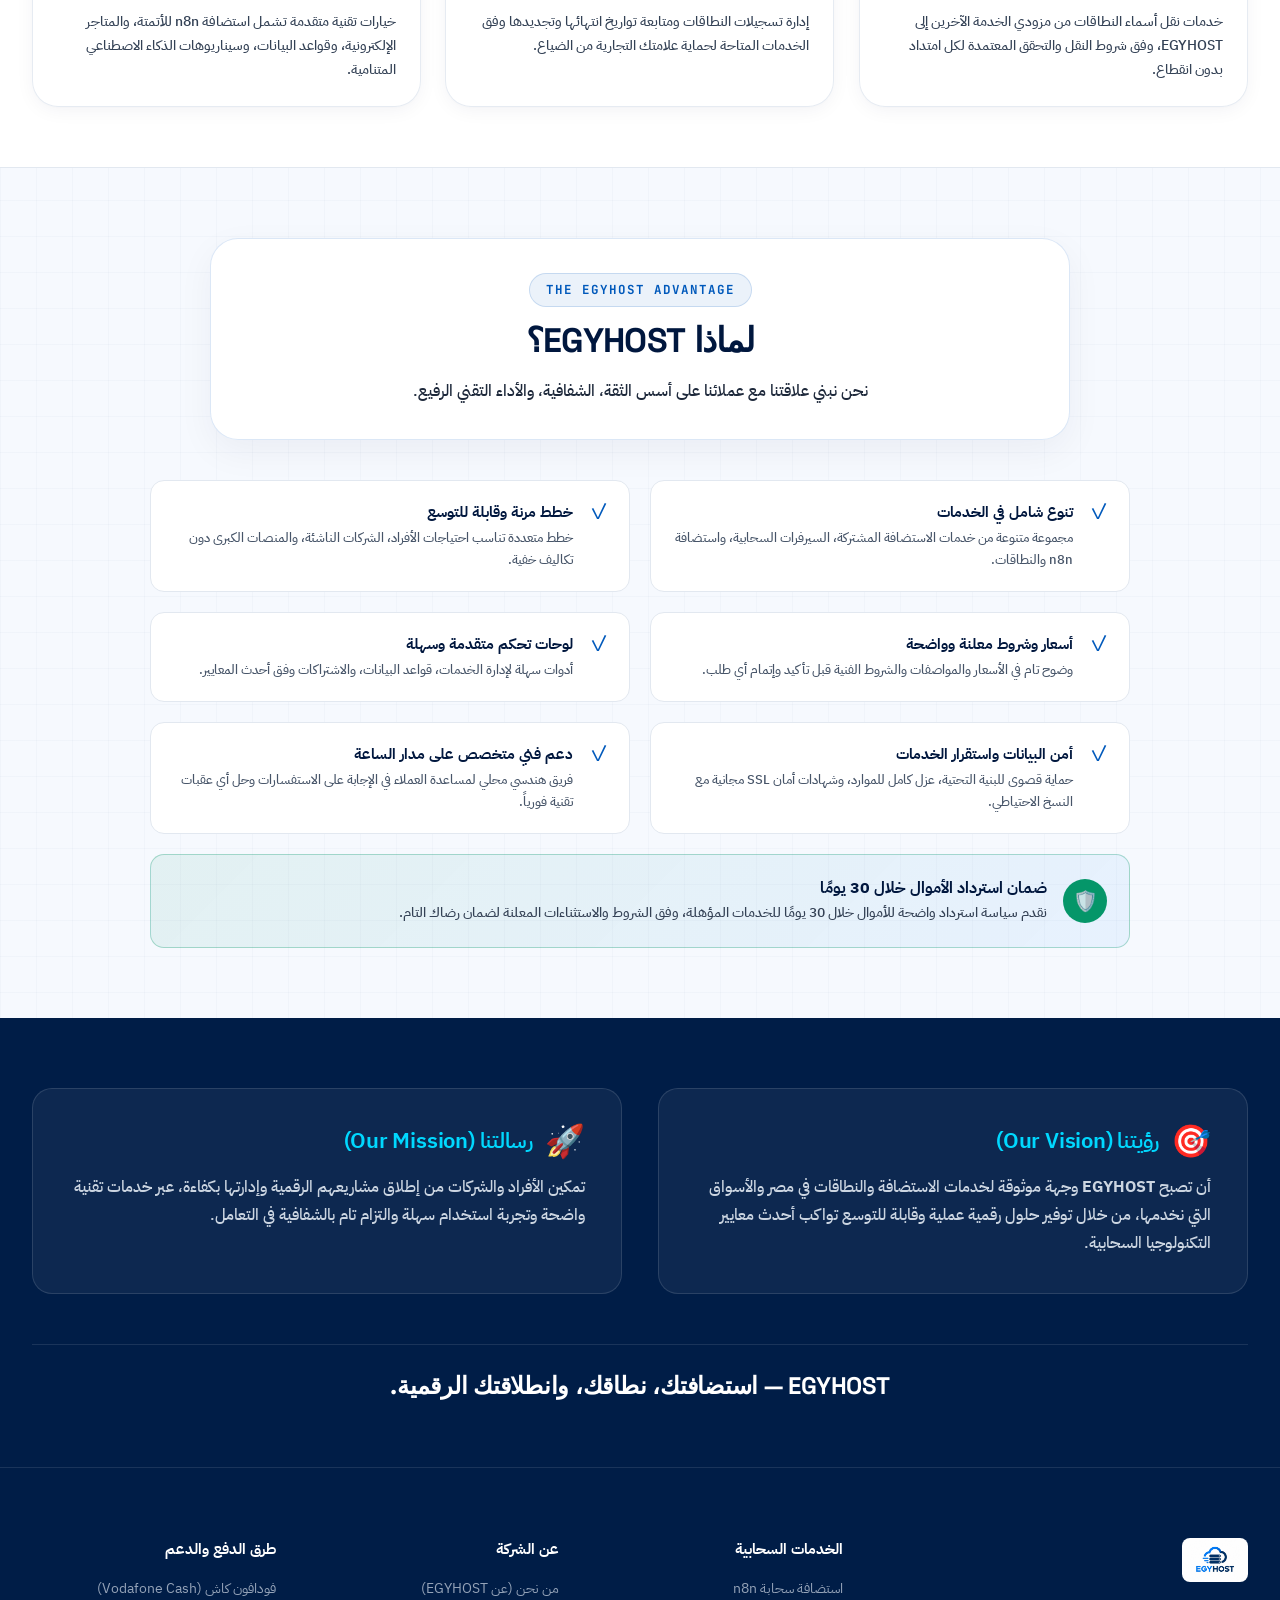
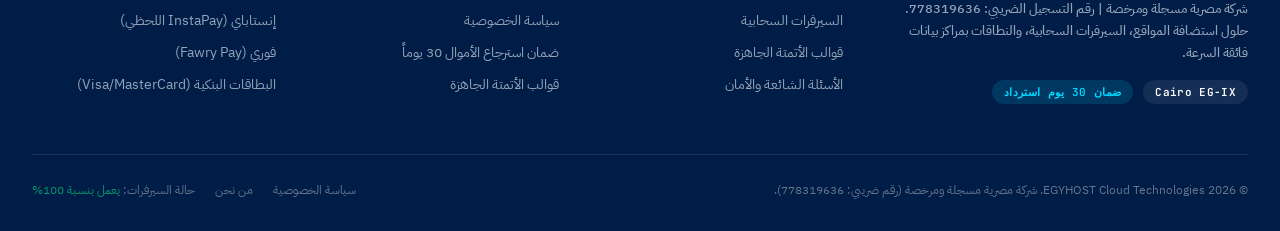
<file: about.html>
<!DOCTYPE html>
<html lang="ar" dir="rtl">
<head>
  <meta charset="UTF-8">
  <meta name="viewport" content="width=device-width, initial-scale=1.0">
  <meta http-equiv="X-UA-Compatible" content="ie=edge">
  
  <title>من نحن | EGYHOST - حلول استضافة متكاملة لمستقبل رقمي أقوى</title>
  <meta name="description" content="تعرف على EGYHOST، شركة مصرية مسجلة ومرخصة (رقم ضريبي 778319636). نقدم حلول استضافة المواقع، السيرفرات السحابية (Cloud Hosting)، وحجز وإدارة النطاقات بأسعار شفافة ودعم 24/7.">
  <meta name="keywords" content="من نحن EGYHOST, شركة استضافة مصرية, رقم ضريبي EGYHOST, استضافة مواقع, سيرفرات سحابية, حجز دومينات">
  
  <!-- Favicon -->
  <link rel="icon" type="image/svg+xml" href="assets/favicon.svg">
  
  <!-- Google Fonts -->
  <link rel="preconnect" href="https://fonts.googleapis.com">
  <link rel="preconnect" href="https://fonts.gstatic.com" crossorigin>
  <link href="https://fonts.googleapis.com/css2?family=IBM+Plex+Sans+Arabic:wght@300;400;500;600;700&family=JetBrains+Mono:ital,wght@0,400;0,500;0,600;0,700;1,400&family=Space+Grotesk:wght@500;600;700;800&display=swap" rel="stylesheet">
  
  <!-- CSS -->
  <link rel="stylesheet" href="css/variables.css">
  <link rel="stylesheet" href="css/style.css">
</head>
<body class="bg-grid-pattern">
  <!-- ThreeUI 3D Cloud Datacenter Server Racks Background Canvas -->
  <canvas id="egyhostServerBgCanvas" class="server-bg-canvas" aria-hidden="true"></canvas>

  <!-- Top Announcement Telemetry Banner -->
  <div class="header-top-banner">
    <div class="container header-top-inner">
      <div style="display: flex; align-items: center; gap: 8px;">
        <span class="live-pulse-dot"></span>
        <span>EGYHOST شركة مصرية مسجلة ومرخصة | رقم التسجيل الضريبي: 778319636</span>
      </div>
      <div style="display: flex; align-items: center; gap: 16px;">
        <span class="code-inline" style="background: rgba(255,255,255,0.15); color: #ffffff; border: none;">ضمان استرداد 30 يوماً</span>
        <span style="opacity: 0.85;">الدعم الفني: 24/7</span>
      </div>
    </div>
  </div>

  <!-- Header -->
  <header class="site-header">
    <div class="container">
      <div class="nav-row">
        <a href="index.html" class="brand-wrapper">
          <img src="assets/logo.jpg" alt="EGYHOST Logo" class="brand-logo-img">
          <span class="brand-badge">Cloud Core v2.4</span>
        </a>

        <!-- Navigation Links (Desktop) -->
        <nav class="desktop-nav">
          <ul class="nav-links">
            <li><a href="index.html#n8n-plans" class="nav-link">سحابة n8n للأتمتة</a></li>
            <li><a href="index.html#cloud-plans" class="nav-link">السيرفرات السحابية</a></li>
            <li><a href="index.html#templates" class="nav-link">قوالب الأتمتة</a></li>
            <li><a href="about.html" class="nav-link active">من نحن</a></li>
            <li><a href="privacy.html" class="nav-link">سياسة الخصوصية</a></li>
          </ul>
        </nav>

        <div class="header-actions">
          <a href="index.html#cloud-plans" class="btn btn-secondary btn-sm header-action-cloud">السيرفرات السحابية</a>
          <a href="index.html#n8n-plans" class="btn btn-accent btn-sm header-action-cta">
            <span>تصفح الباقات</span>
            <span>←</span>
          </a>

          <!-- Mobile Hamburger Toggle Button -->
          <button class="mobile-menu-toggle" id="mobileMenuToggle" aria-label="فتح القائمة الرئيسية" aria-expanded="false">
            <span class="hamburger-line"></span>
            <span class="hamburger-line"></span>
            <span class="hamburger-line"></span>
          </button>
        </div>
      </div>
    </div>

    <!-- Mobile Navigation Frosted Glass Drawer -->
    <div id="mobileNavDrawer" class="mobile-nav-drawer" aria-hidden="true">
      <div class="container mobile-drawer-inner">
        <!-- Tax & Legal Registration Badge -->
        <div class="mobile-tax-badge">
          <span class="live-pulse-dot"></span>
          <span>شركة مصرية مسجلة ومرخصة (رقم ضريبي 778319636)</span>
        </div>

        <!-- Mobile Navigation List -->
        <ul class="mobile-nav-list">
          <li><a href="index.html#n8n-plans" class="mobile-nav-item"><span class="m-icon">⚡</span><span>سحابة n8n للأتمتة</span><span class="m-arrow">←</span></a></li>
          <li><a href="index.html#cloud-plans" class="mobile-nav-item"><span class="m-icon">☁️</span><span>السيرفرات السحابية</span><span class="m-arrow">←</span></a></li>
          <li><a href="index.html#templates" class="mobile-nav-item"><span class="m-icon">🧩</span><span>قوالب الأتمتة الجاهزة</span><span class="m-arrow">←</span></a></li>
          <li><a href="about.html" class="mobile-nav-item"><span class="m-icon">🏛️</span><span>من نحن (About EGYHOST)</span><span class="m-arrow">←</span></a></li>
          <li><a href="privacy.html" class="mobile-nav-item"><span class="m-icon">🔒</span><span>سياسة الخصوصية</span><span class="m-arrow">←</span></a></li>
        </ul>

        <!-- Mobile Drawer Action Buttons -->
        <div class="mobile-drawer-actions">
          <a href="index.html#n8n-plans" class="btn btn-accent btn-lg mobile-cta-btn">
            <span>تصفح كافة الباقات</span>
            <span>←</span>
          </a>
          <a href="https://wa.me/201000000000" target="_blank" rel="noopener" class="btn btn-secondary mobile-support-btn">
            <span>💬 الدعم الفني المباشر (24/7)</span>
          </a>
        </div>

        <!-- Mobile Drawer Meta -->
        <div class="mobile-drawer-meta">
          <span>ضمان استرداد 30 يوماً • بنية مصرية متقدمة EG-IX</span>
        </div>
      </div>
    </div>
  </header>

  <!-- Hero Section About -->
  <section class="hero-section" style="padding: 60px 0 40px;">
    <div class="ambient-glow-cyan" style="top: 5%; right: 10%;"></div>
    <div class="container">
      <div class="hero-content-centered">
        <div class="hero-badge-row" style="justify-content: center;">
          <span class="label-badge hero-badge">
            <span class="live-pulse-dot" style="background-color: var(--metric-success);"></span>
            <span>شركة مصرية مسجلة ومرخصة</span>
          </span>
          <span class="label-badge hero-badge hero-badge-cyan ltr-force">
            <span>Tax Reg: 778319636</span>
          </span>
        </div>

        <h1 class="display-hero" style="margin-bottom: 20px;">
          حلول استضافة متكاملة لمستقبل <span class="text-gradient">رقمي أقوى</span>
        </h1>

        <p class="body-lg" style="font-size: 18px; line-height: 32px; color: #1e293b; font-weight: 500; margin-bottom: 12px;">
          في <strong>EGYHOST</strong>، نقدم حلولًا متكاملة لاستضافة المواقع الإلكترونية وحجز أسماء النطاقات ونقلها، بهدف مساعدة الأفراد والشركات وأصحاب المشاريع على بناء حضور رقمي قوي ومستقر.
        </p>
      </div>
    </div>
  </section>

  <!-- About Overview Block -->
  <section style="padding: 20px 0 60px;">
    <div class="container">
      <div class="apple-reveal" style="background: var(--apple-glass-card); backdrop-filter: var(--apple-blur); -webkit-backdrop-filter: var(--apple-blur); border: 1px solid var(--apple-glass-border); border-radius: var(--apple-bento-radius); padding: 44px; box-shadow: var(--apple-glass-bevel), var(--shadow-card-apple);">
        <div class="about-overview-grid">
          <div>
            <h2 class="headline-md" style="margin-bottom: 16px;">الريادة في البنية التحتية الرقمية بلمسة محلية</h2>
            <p class="body-lg" style="margin-bottom: 16px;">
              نحن شركة مصرية مسجلة ومرخصة، نعمل على توفير خدمات الاستضافة والبنية التحتية الرقمية وحلول النطاقات، مع التركيز على سهولة الاستخدام، ووضوح الأسعار، وتقديم خيارات مرنة تناسب احتياجات المشاريع بمختلف أحجامها.
            </p>
            <p class="body-lg">
              نسعى إلى جعل الحصول على الخدمات التقنية أكثر سهولة، سواء كنت تطلق موقعك الإلكتروني الأول، أو تدير متجرًا إلكترونيًا، أو تحتاج إلى موارد استضافة أكبر لتشغيل تطبيقاتك وأعمالك وأتمتة الـ n8n والذكاء الاصطناعي.
            </p>
          </div>

          <!-- Official Company Info Box -->
          <div style="background-color: rgba(248, 250, 252, 0.85); border: 1px solid var(--apple-glass-border); border-radius: var(--rounded-xl); padding: 30px; box-shadow: inset 0 1px 0 rgba(255,255,255,0.9);">
            <h3 class="headline-sm" style="color: var(--primary); margin-bottom: 18px; border-bottom: 1px solid var(--surface-border); padding-bottom: 10px;">
              بيانات الشركة الرسمية
            </h3>
            
            <div style="display: flex; flex-direction: column; gap: 14px; font-size: 14px;">
              <div style="display: flex; justify-content: space-between;">
                <span style="color: var(--outline);">الاسم التجاري:</span>
                <strong style="color: var(--primary); font-family: var(--font-display);">EGYHOST</strong>
              </div>
              <div style="display: flex; justify-content: space-between;">
                <span style="color: var(--outline);">صفة الشركة:</span>
                <strong style="color: var(--metric-success);">شركة مصرية مسجلة ومرخصة</strong>
              </div>
              <div style="display: flex; justify-content: space-between;">
                <span style="color: var(--outline);">رقم التسجيل الضريبي:</span>
                <strong class="ltr-force" style="font-family: var(--font-mono); color: var(--secondary); font-size: 15px;">778319636</strong>
              </div>
              <div style="display: flex; justify-content: space-between;">
                <span style="color: var(--outline);">المقر والبنية:</span>
                <strong>جمهورية مصر العربية (EG-IX)</strong>
              </div>
              <div style="display: flex; justify-content: space-between;">
                <span style="color: var(--outline);">ضمان الاسترجاع:</span>
                <strong style="color: var(--metric-success);">30 يوماً للخدمات المؤهلة</strong>
              </div>
            </div>
          </div>
        </div>
      </div>
    </div>
  </section>

  <!-- Services Section -->
  <section style="padding: 60px 0; background-color: #ffffff; border-top: 1px solid var(--surface-border); border-bottom: 1px solid var(--surface-border);">
    <div class="container">
      <div class="section-head">
        <span class="section-subtitle">OUR COMPREHENSIVE SERVICES</span>
        <h2 class="headline-lg section-title">خدماتنا السحابية والرقمية</h2>
        <p class="body-lg">حلول تقنية متكاملة مصممة لتلائم جميع مراحل نمو مشروعك الرقمي.</p>
      </div>

      <div class="about-services-grid">
        <!-- Service 1 -->
        <div class="kpi-card accent-cyan">
          <div style="font-size: 28px; margin-bottom: 12px;">🌐</div>
          <h3 class="headline-sm" style="margin-bottom: 8px;">1. استضافة المواقع الإلكترونية</h3>
          <p class="body-md">حلول استضافة تساعدك على تشغيل موقعك الإلكتروني وإدارة ملفاته وقواعد بياناته وفق موارد الباقة المختارة بأعلى سرعة واستقرار.</p>
        </div>

        <!-- Service 2 -->
        <div class="kpi-card accent-navy">
          <div style="font-size: 28px; margin-bottom: 12px;">🖥️</div>
          <h3 class="headline-sm" style="margin-bottom: 8px;">2. السيرفرات السحابية (Cloud Servers)</h3>
          <p class="body-md">سيرفرات سحابية توفر موارد مخصصة بالكامل وتحكماً جذرياً كاملاً (Root Access) في بيئة التشغيل، بما يناسب التطبيقات والمشاريع التي تتطلب أعلى درجات الاستقرار والسرعة.</p>
        </div>

        <!-- Service 3 -->
        <div class="kpi-card accent-green">
          <div style="font-size: 28px; margin-bottom: 12px;">🏷️</div>
          <h3 class="headline-sm" style="margin-bottom: 8px;">3. حجز أسماء النطاقات (Domains)</h3>
          <p class="body-md">إمكانية البحث عن أسماء النطاقات والتحقق من توافرها وتسجيلها وفق امتداداتها وأسعارها وشروط الجهات المختصة فورياً.</p>
        </div>

        <!-- Service 4 -->
        <div class="kpi-card accent-navy">
          <div style="font-size: 28px; margin-bottom: 12px;">🔄</div>
          <h3 class="headline-sm" style="margin-bottom: 8px;">4. نقل الدومينات</h3>
          <p class="body-md">خدمات نقل أسماء النطاقات من مزودي الخدمة الآخرين إلى EGYHOST، وفق شروط النقل والتحقق المعتمدة لكل امتداد بدون انقطاع.</p>
        </div>

        <!-- Service 5 -->
        <div class="kpi-card accent-cyan">
          <div style="font-size: 28px; margin-bottom: 12px;">📅</div>
          <h3 class="headline-sm" style="margin-bottom: 8px;">5. تجديد وإدارة الدومينات</h3>
          <p class="body-md">إدارة تسجيلات النطاقات ومتابعة تواريخ انتهائها وتجديدها وفق الخدمات المتاحة لحماية علامتك التجارية من الضياع.</p>
        </div>

        <!-- Service 6 -->
        <div class="kpi-card accent-green">
          <div style="font-size: 28px; margin-bottom: 12px;">🏢</div>
          <h3 class="headline-sm" style="margin-bottom: 8px;">6. حلول الاستضافة للشركات والمطورين</h3>
          <p class="body-md">خيارات تقنية متقدمة تشمل استضافة n8n للأتمتة، والمتاجر الإلكترونية، وقواعد البيانات، وسيناريوهات الذكاء الاصطناعي المتنامية.</p>
        </div>
      </div>
    </div>
  </section>

  <!-- Why EGYHOST Section -->
  <section style="padding: 70px 0;">
    <div class="container">
      <div class="section-head">
        <span class="section-subtitle">THE EGYHOST ADVANTAGE</span>
        <h2 class="headline-lg section-title">لماذا EGYHOST؟</h2>
        <p class="body-lg">نحن نبني علاقتنا مع عملائنا على أسس الثقة، الشفافية، والأداء التقني الرفيع.</p>
      </div>

      <div class="about-features-grid">
        <div style="background-color: #ffffff; border: 1px solid var(--surface-border); border-radius: var(--rounded-md); padding: 20px; display: flex; gap: 16px; align-items: flex-start;">
          <span style="font-size: 22px; color: var(--secondary);">✓</span>
          <div>
            <strong style="color: var(--primary); font-size: 15px; display: block; margin-bottom: 4px;">تنوع شامل في الخدمات</strong>
            <span class="body-sm">مجموعة متنوعة من خدمات الاستضافة المشتركة، السيرفرات السحابية، واستضافة n8n والنطاقات.</span>
          </div>
        </div>

        <div style="background-color: #ffffff; border: 1px solid var(--surface-border); border-radius: var(--rounded-md); padding: 20px; display: flex; gap: 16px; align-items: flex-start;">
          <span style="font-size: 22px; color: var(--secondary);">✓</span>
          <div>
            <strong style="color: var(--primary); font-size: 15px; display: block; margin-bottom: 4px;">خطط مرنة وقابلة للتوسع</strong>
            <span class="body-sm">خطط متعددة تناسب احتياجات الأفراد، الشركات الناشئة، والمنصات الكبرى دون تكاليف خفية.</span>
          </div>
        </div>

        <div style="background-color: #ffffff; border: 1px solid var(--surface-border); border-radius: var(--rounded-md); padding: 20px; display: flex; gap: 16px; align-items: flex-start;">
          <span style="font-size: 22px; color: var(--secondary);">✓</span>
          <div>
            <strong style="color: var(--primary); font-size: 15px; display: block; margin-bottom: 4px;">أسعار وشروط معلنة وواضحة</strong>
            <span class="body-sm">وضوح تام في الأسعار والمواصفات والشروط الفنية قبل تأكيد وإتمام أي طلب.</span>
          </div>
        </div>

        <div style="background-color: #ffffff; border: 1px solid var(--surface-border); border-radius: var(--rounded-md); padding: 20px; display: flex; gap: 16px; align-items: flex-start;">
          <span style="font-size: 22px; color: var(--secondary);">✓</span>
          <div>
            <strong style="color: var(--primary); font-size: 15px; display: block; margin-bottom: 4px;">لوحات تحكم متقدمة وسهلة</strong>
            <span class="body-sm">أدوات سهلة لإدارة الخدمات، قواعد البيانات، والاشتراكات وفق أحدث المعايير.</span>
          </div>
        </div>

        <div style="background-color: #ffffff; border: 1px solid var(--surface-border); border-radius: var(--rounded-md); padding: 20px; display: flex; gap: 16px; align-items: flex-start;">
          <span style="font-size: 22px; color: var(--secondary);">✓</span>
          <div>
            <strong style="color: var(--primary); font-size: 15px; display: block; margin-bottom: 4px;">أمن البيانات واستقرار الخدمات</strong>
            <span class="body-sm">حماية قصوى للبنية التحتية، عزل كامل للموارد، وشهادات أمان SSL مجانية مع النسخ الاحتياطي.</span>
          </div>
        </div>

        <div style="background-color: #ffffff; border: 1px solid var(--surface-border); border-radius: var(--rounded-md); padding: 20px; display: flex; gap: 16px; align-items: flex-start;">
          <span style="font-size: 22px; color: var(--secondary);">✓</span>
          <div>
            <strong style="color: var(--primary); font-size: 15px; display: block; margin-bottom: 4px;">دعم فني متخصص على مدار الساعة</strong>
            <span class="body-sm">فريق هندسي محلي لمساعدة العملاء في الإجابة على الاستفسارات وحل أي عقبات تقنية فورياً.</span>
          </div>
        </div>

        <!-- 30-Day Money Back Guarantee -->
        <div class="guarantee-banner-box" style="grid-column: span 2; background: linear-gradient(135deg, rgba(5, 150, 105, 0.08) 0%, rgba(0, 123, 255, 0.06) 100%); border: 1px solid rgba(5, 150, 105, 0.3); border-radius: var(--rounded-md); padding: 22px; display: flex; gap: 16px; align-items: center;">
          <div style="width: 44px; height: 44px; border-radius: 50%; background-color: var(--metric-success); color: #ffffff; display: flex; align-items: center; justify-content: center; font-size: 20px; flex-shrink: 0;">🛡️</div>
          <div>
            <strong style="color: var(--primary); font-size: 16px; display: block; margin-bottom: 2px;">ضمان استرداد الأموال خلال 30 يومًا</strong>
            <span class="body-md">نقدم سياسة استرداد واضحة للأموال خلال 30 يومًا للخدمات المؤهلة، وفق الشروط والاستثناءات المعلنة لضمان رضاك التام.</span>
          </div>
        </div>
      </div>
    </div>
  </section>

  <!-- Vision & Mission -->
  <section style="padding: 70px 0; background-color: var(--server-navy-deep); color: #ffffff;">
    <div class="container">
      <div class="about-mission-grid">
        <div style="background-color: rgba(255, 255, 255, 0.05); border: 1px solid rgba(255, 255, 255, 0.12); border-radius: var(--rounded-lg); padding: 36px;">
          <div style="display: flex; align-items: center; gap: 12px; margin-bottom: 16px;">
            <span style="font-size: 32px;">🎯</span>
            <h3 class="headline-md" style="color: var(--cloud-cyan-bright);">رؤيتنا (Our Vision)</h3>
          </div>
          <p class="body-lg" style="color: #cbd5e1; line-height: 28px;">
            أن تصبح <strong>EGYHOST</strong> وجهة موثوقة لخدمات الاستضافة والنطاقات في مصر والأسواق التي نخدمها، من خلال توفير حلول رقمية عملية وقابلة للتوسع تواكب أحدث معايير التكنولوجيا السحابية.
          </p>
        </div>

        <div style="background-color: rgba(255, 255, 255, 0.05); border: 1px solid rgba(255, 255, 255, 0.12); border-radius: var(--rounded-lg); padding: 36px;">
          <div style="display: flex; align-items: center; gap: 12px; margin-bottom: 16px;">
            <span style="font-size: 32px;">🚀</span>
            <h3 class="headline-md" style="color: var(--cloud-cyan-bright);">رسالتنا (Our Mission)</h3>
          </div>
          <p class="body-lg" style="color: #cbd5e1; line-height: 28px;">
            تمكين الأفراد والشركات من إطلاق مشاريعهم الرقمية وإدارتها بكفاءة، عبر خدمات تقنية واضحة وتجربة استخدام سهلة والتزام تام بالشفافية في التعامل.
          </p>
        </div>
      </div>

      <!-- Slogan -->
      <div style="text-align: center; margin-top: 50px; padding-top: 30px; border-top: 1px solid rgba(255,255,255,0.1);">
        <h4 style="font-family: var(--font-display); font-size: 24px; color: #ffffff; letter-spacing: -0.01em;">
          EGYHOST — استضافتك، نطاقك، وانطلاقتك الرقمية.
        </h4>
      </div>
    </div>
  </section>

  <!-- Footer -->
  <footer class="site-footer">
    <div class="container">
      <div class="footer-grid">
        <div>
          <div style="display: flex; align-items: center; gap: 12px; margin-bottom: 16px;">
            <img src="assets/logo.jpg" alt="EGYHOST" style="height: 44px; border-radius: 8px;">
          </div>
          <p class="body-sm" style="color: #94a3b8; line-height: 22px; margin-bottom: 16px;">
            شركة مصرية مسجلة ومرخصة | رقم التسجيل الضريبي: 778319636. حلول استضافة المواقع، السيرفرات السحابية، والنطاقات بمراكز بيانات فائقة السرعة.
          </p>
          <div style="display: flex; gap: 10px;">
            <span class="label-badge" style="background: rgba(255,255,255,0.08); color: #ffffff;">Cairo EG-IX</span>
            <span class="label-badge" style="background: rgba(0, 216, 255, 0.15); color: var(--cloud-cyan-bright);">ضمان 30 يوم استرداد</span>
          </div>
        </div>

        <div>
          <h4 class="footer-col-title">الخدمات السحابية</h4>
          <ul class="footer-links">
            <li><a href="index.html#n8n-plans">استضافة سحابة n8n</a></li>
            <li><a href="index.html#cloud-plans">السيرفرات السحابية</a></li>
            <li><a href="index.html#templates">قوالب الأتمتة الجاهزة</a></li>
            <li><a href="index.html#faq">الأسئلة الشائعة والأمان</a></li>
          </ul>
        </div>

        <div>
          <h4 class="footer-col-title">عن الشركة</h4>
          <ul class="footer-links">
            <li><a href="about.html">من نحن (عن EGYHOST)</a></li>
            <li><a href="privacy.html">سياسة الخصوصية</a></li>
            <li><a href="about.html#guarantee">ضمان استرجاع الأموال 30 يوماً</a></li>
            <li><a href="index.html#templates">قوالب الأتمتة الجاهزة</a></li>
          </ul>
        </div>

        <div>
          <h4 class="footer-col-title">طرق الدفع والدعم</h4>
          <ul class="footer-links">
            <li><a href="javascript:void(0)">فودافون كاش (Vodafone Cash)</a></li>
            <li><a href="javascript:void(0)">إنستاباي (InstaPay اللحظي)</a></li>
            <li><a href="javascript:void(0)">فوري (Fawry Pay)</a></li>
            <li><a href="javascript:void(0)">البطاقات البنكية (Visa/MasterCard)</a></li>
          </ul>
        </div>
      </div>

      <div class="footer-bottom">
        <div>
          © 2026 EGYHOST Cloud Technologies. شركة مصرية مسجلة ومرخصة (رقم ضريبي: 778319636).
        </div>
        <div style="display: flex; gap: 20px;">
          <a href="privacy.html" style="color: #64748b; text-decoration: none;">سياسة الخصوصية</a>
          <a href="about.html" style="color: #64748b; text-decoration: none;">من نحن</a>
          <span>حالة السيرفرات: <span style="color: var(--metric-success);">يعمل بنسبة 100%</span></span>
        </div>
      </div>
    </div>
  <!-- Toast Notification -->
  <div id="toastNotification" class="toast-msg">
    <span class="live-pulse-dot" style="background-color: var(--cloud-cyan-bright);"></span>
    <span class="toast-text"></span>
  </div>

  <!-- JavaScript (Vendor Three.js & Main Core) -->
  <script src="js/vendor/three.min.js"></script>
  <script src="js/main.js"></script>
</body>
</html>
</file>
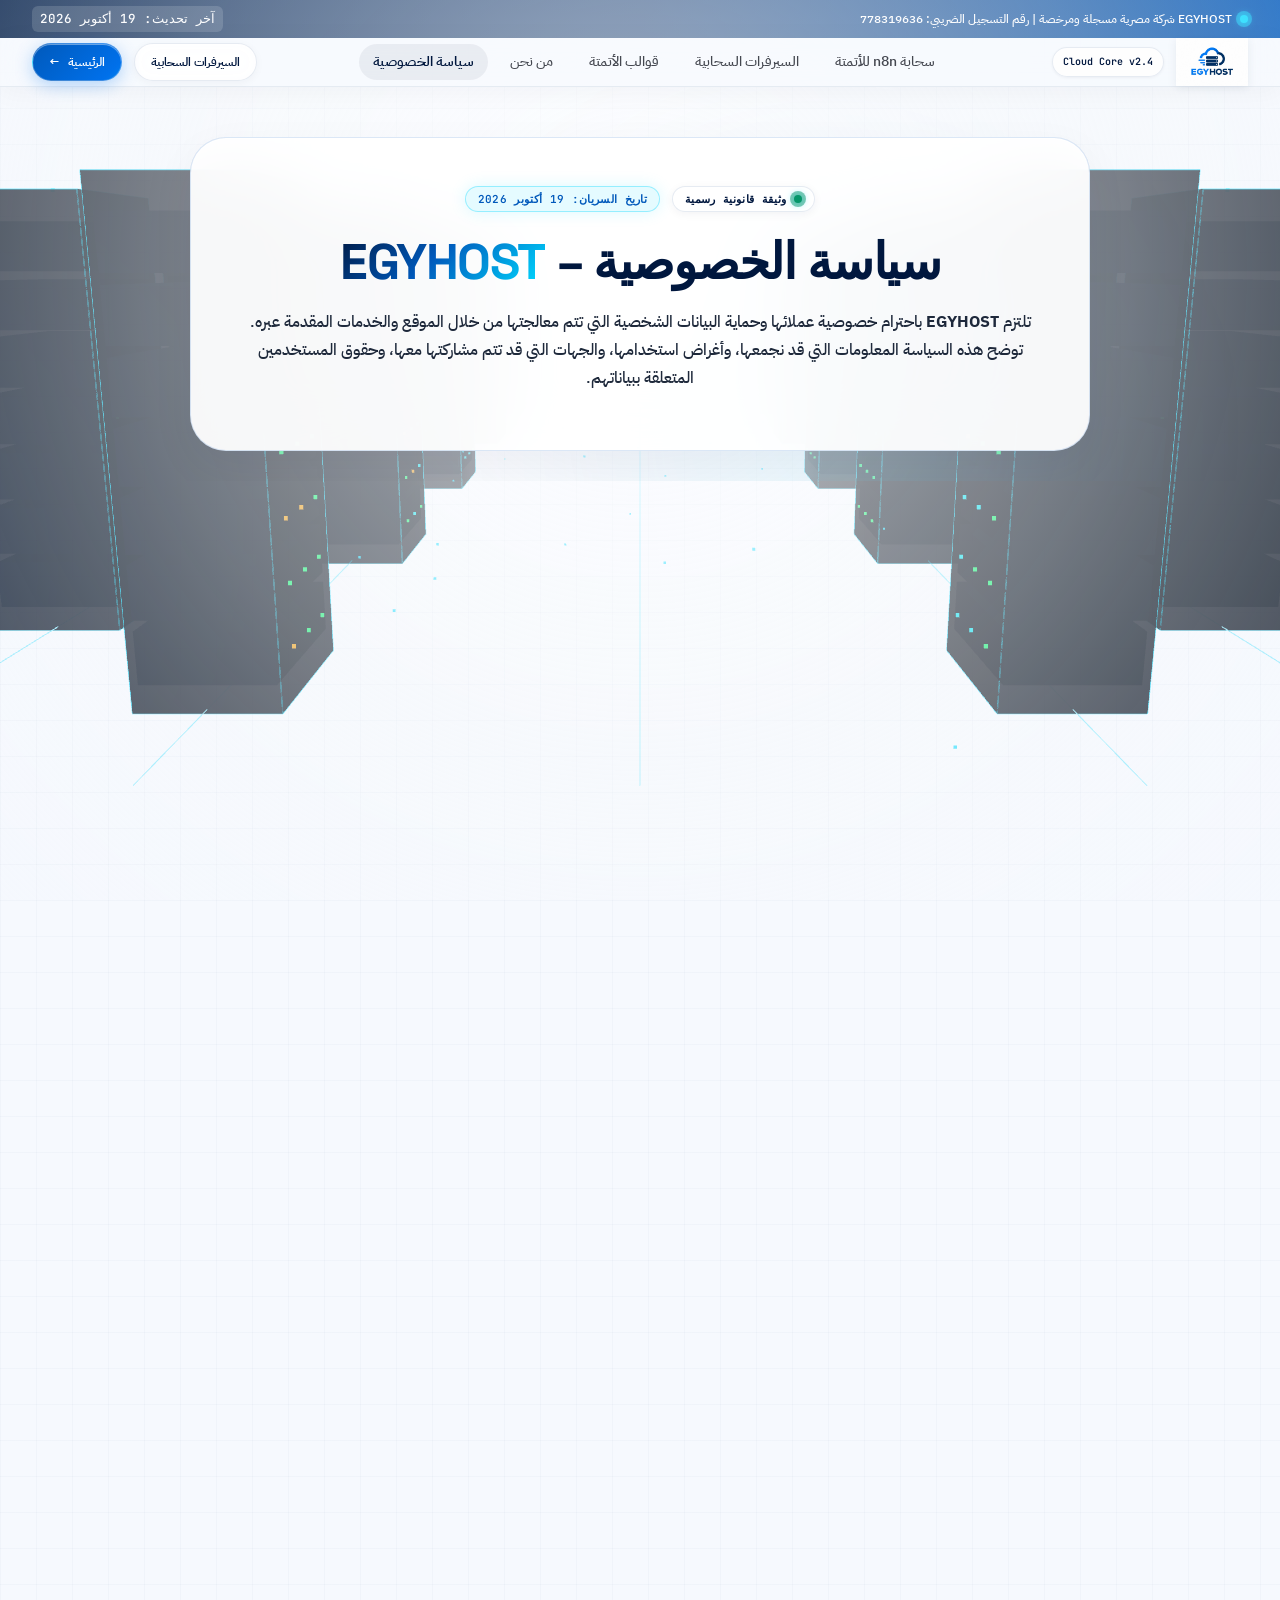
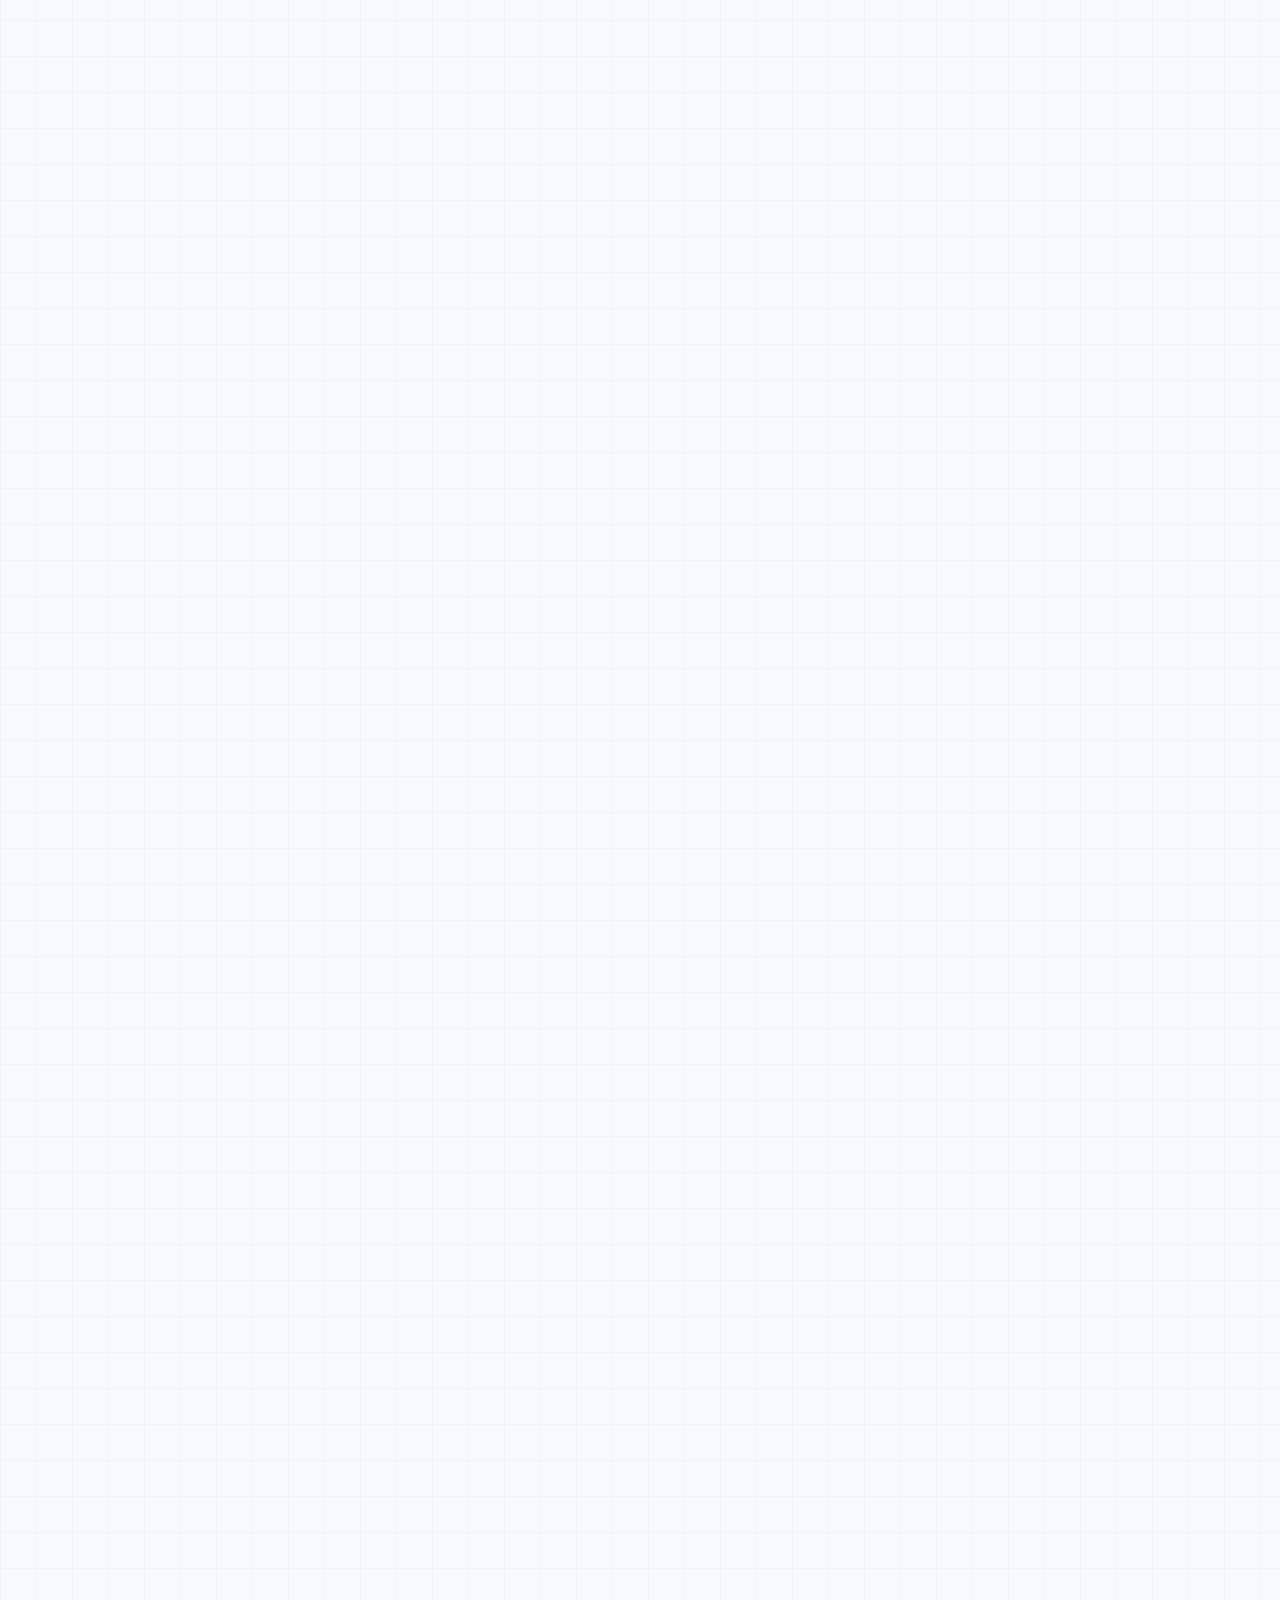
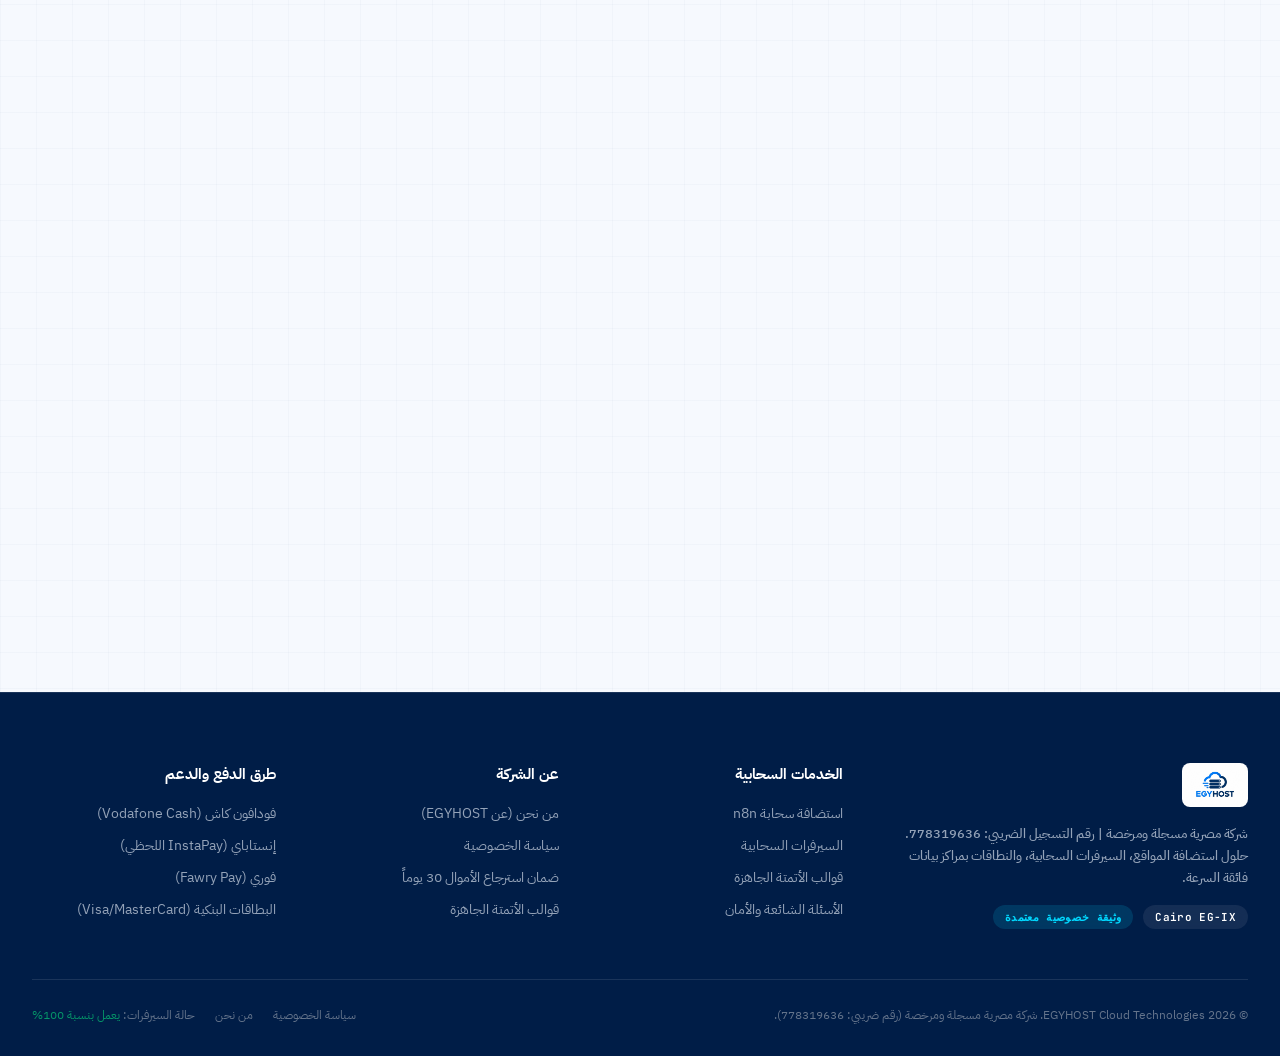
<file: privacy.html>
<!DOCTYPE html>
<html lang="ar" dir="rtl">
<head>
  <meta charset="UTF-8">
  <meta name="viewport" content="width=device-width, initial-scale=1.0">
  <meta http-equiv="X-UA-Compatible" content="ie=edge">
  
  <title>سياسة الخصوصية | EGYHOST - حماية البيانات والخصوصية</title>
  <meta name="description" content="سياسة الخصوصية الرسمية لشركة EGYHOST (رقم ضريبي 778319636). توضح كيفية جمع واستخدام وحماية البيانات الشخصية والملفات وسجلات الاستضافة.">
  <meta name="keywords" content="سياسة الخصوصية EGYHOST, شروط الاستخدام, خصوصية البيانات, EGYHOST مصر">
  
  <!-- Favicon -->
  <link rel="icon" type="image/svg+xml" href="assets/favicon.svg">
  
  <!-- Google Fonts -->
  <link rel="preconnect" href="https://fonts.googleapis.com">
  <link rel="preconnect" href="https://fonts.gstatic.com" crossorigin>
  <link href="https://fonts.googleapis.com/css2?family=IBM+Plex+Sans+Arabic:wght@300;400;500;600;700&family=JetBrains+Mono:ital,wght@0,400;0,500;0,600;0,700;1,400&family=Space+Grotesk:wght@500;600;700;800&display=swap" rel="stylesheet">
  
  <!-- CSS -->
  <link rel="stylesheet" href="css/variables.css">
  <link rel="stylesheet" href="css/style.css">
</head>
<body class="bg-grid-pattern">
  <!-- ThreeUI 3D Cloud Datacenter Server Racks Background Canvas -->
  <canvas id="egyhostServerBgCanvas" class="server-bg-canvas" aria-hidden="true"></canvas>

  <!-- Top Announcement Telemetry Banner -->
  <div class="header-top-banner">
    <div class="container header-top-inner">
      <div style="display: flex; align-items: center; gap: 8px;">
        <span class="live-pulse-dot"></span>
        <span>EGYHOST شركة مصرية مسجلة ومرخصة | رقم التسجيل الضريبي: 778319636</span>
      </div>
      <div style="display: flex; align-items: center; gap: 16px;">
        <span class="code-inline" style="background: rgba(255,255,255,0.15); color: #ffffff; border: none;">آخر تحديث: 19 أكتوبر 2026</span>
      </div>
    </div>
  </div>

  <!-- Header -->
  <header class="site-header">
    <div class="container">
      <div class="nav-row">
        <a href="index.html" class="brand-wrapper">
          <img src="assets/logo.jpg" alt="EGYHOST Logo" class="brand-logo-img">
          <span class="brand-badge">Cloud Core v2.4</span>
        </a>

        <!-- Navigation Links (Desktop) -->
        <nav class="desktop-nav">
          <ul class="nav-links">
            <li><a href="index.html#n8n-plans" class="nav-link">سحابة n8n للأتمتة</a></li>
            <li><a href="index.html#cloud-plans" class="nav-link">السيرفرات السحابية</a></li>
            <li><a href="index.html#templates" class="nav-link">قوالب الأتمتة</a></li>
            <li><a href="about.html" class="nav-link">من نحن</a></li>
            <li><a href="privacy.html" class="nav-link active">سياسة الخصوصية</a></li>
          </ul>
        </nav>

        <div class="header-actions">
          <a href="index.html#cloud-plans" class="btn btn-secondary btn-sm header-action-cloud">السيرفرات السحابية</a>
          <a href="index.html" class="btn btn-accent btn-sm header-action-cta">
            <span>الرئيسية</span>
            <span>←</span>
          </a>

          <!-- Mobile Hamburger Toggle Button -->
          <button class="mobile-menu-toggle" id="mobileMenuToggle" aria-label="فتح القائمة الرئيسية" aria-expanded="false">
            <span class="hamburger-line"></span>
            <span class="hamburger-line"></span>
            <span class="hamburger-line"></span>
          </button>
        </div>
      </div>
    </div>

    <!-- Mobile Navigation Frosted Glass Drawer -->
    <div id="mobileNavDrawer" class="mobile-nav-drawer" aria-hidden="true">
      <div class="container mobile-drawer-inner">
        <!-- Tax & Legal Registration Badge -->
        <div class="mobile-tax-badge">
          <span class="live-pulse-dot"></span>
          <span>شركة مصرية مسجلة ومرخصة (رقم ضريبي 778319636)</span>
        </div>

        <!-- Mobile Navigation List -->
        <ul class="mobile-nav-list">
          <li><a href="index.html#n8n-plans" class="mobile-nav-item"><span class="m-icon">⚡</span><span>سحابة n8n للأتمتة</span><span class="m-arrow">←</span></a></li>
          <li><a href="index.html#cloud-plans" class="mobile-nav-item"><span class="m-icon">☁️</span><span>السيرفرات السحابية</span><span class="m-arrow">←</span></a></li>
          <li><a href="index.html#templates" class="mobile-nav-item"><span class="m-icon">🧩</span><span>قوالب الأتمتة الجاهزة</span><span class="m-arrow">←</span></a></li>
          <li><a href="about.html" class="mobile-nav-item"><span class="m-icon">🏛️</span><span>من نحن (About EGYHOST)</span><span class="m-arrow">←</span></a></li>
          <li><a href="privacy.html" class="mobile-nav-item"><span class="m-icon">🔒</span><span>سياسة الخصوصية</span><span class="m-arrow">←</span></a></li>
        </ul>

        <!-- Mobile Drawer Action Buttons -->
        <div class="mobile-drawer-actions">
          <a href="index.html#n8n-plans" class="btn btn-accent btn-lg mobile-cta-btn">
            <span>العودة للرئيسية والباقات</span>
            <span>←</span>
          </a>
          <a href="https://wa.me/201000000000" target="_blank" rel="noopener" class="btn btn-secondary mobile-support-btn">
            <span>💬 الدعم الفني المباشر (24/7)</span>
          </a>
        </div>

        <!-- Mobile Drawer Meta -->
        <div class="mobile-drawer-meta">
          <span>ضمان استرداد 30 يوماً • بنية مصرية متقدمة EG-IX</span>
        </div>
      </div>
    </div>
  </header>

  <!-- Hero Privacy -->
  <section class="hero-section" style="padding: 50px 0 30px;">
    <div class="ambient-glow-cyan" style="top: 5%; right: 10%;"></div>
    <div class="container">
      <div class="hero-content-centered">
        <div class="hero-badge-row" style="justify-content: center;">
          <span class="label-badge hero-badge">
            <span class="live-pulse-dot" style="background-color: var(--metric-success);"></span>
            <span>وثيقة قانونية رسمية</span>
          </span>
          <span class="label-badge hero-badge hero-badge-cyan">
            <span>تاريخ السريان: 19 أكتوبر 2026</span>
          </span>
        </div>

        <h1 class="display-hero" style="margin-bottom: 16px;">
          سياسة الخصوصية – <span class="text-gradient">EGYHOST</span>
        </h1>

        <p class="body-lg" style="color: #1e293b; font-weight: 500; line-height: 28px; margin-bottom: 10px;">
          تلتزم <strong>EGYHOST</strong> باحترام خصوصية عملائها وحماية البيانات الشخصية التي تتم معالجتها من خلال الموقع والخدمات المقدمة عبره. توضح هذه السياسة المعلومات التي قد نجمعها، وأغراض استخدامها، والجهات التي قد تتم مشاركتها معها، وحقوق المستخدمين المتعلقة ببياناتهم.
        </p>
      </div>
    </div>
  </section>

  <!-- Legal Content Sections -->
  <section style="padding: 30px 0 80px;">
    <div class="container">
      <div style="max-width: 920px; margin: 0 auto; display: flex; flex-direction: column; gap: 24px;">

        <!-- 1. بيانات الشركة -->
        <div class="legal-card apple-reveal">
          <div style="display: flex; align-items: center; gap: 12px; margin-bottom: 14px;">
            <span class="step-num-pill">01</span>
            <h2 class="headline-sm" style="color: var(--primary);">أولًا: بيانات الشركة</h2>
          </div>
          <p class="body-lg" style="margin-bottom: 12px;">
            <strong>EGYHOST</strong> شركة مصرية مسجلة ومرخصة، وتقدم خدمات استضافة المواقع الإلكترونية والخوادم الافتراضية وحجز أسماء النطاقات ونقلها وتجديدها.
          </p>
          <div style="background-color: var(--surface-ice); padding: 12px 16px; border-radius: var(--rounded-sm); border: 1px solid var(--surface-border); display: inline-flex; align-items: center; gap: 12px;">
            <span style="font-weight: 600; color: var(--primary);">رقم التسجيل الضريبي:</span>
            <span class="code-inline ltr-force" style="font-size: 14px; font-weight: 700;">778319636</span>
          </div>
        </div>

        <!-- 2. المعلومات التي نجمعها -->
        <div class="legal-card apple-reveal">
          <div style="display: flex; align-items: center; gap: 12px; margin-bottom: 14px;">
            <span class="step-num-pill">02</span>
            <h2 class="headline-sm" style="color: var(--primary);">ثانيًا: المعلومات التي نجمعها</h2>
          </div>
          <p class="body-lg" style="margin-bottom: 16px;">
            قد نجمع المعلومات التالية عند استخدام الموقع أو شراء الخدمات:
          </p>
          <ul style="list-style: none; display: flex; flex-direction: column; gap: 10px; padding-right: 4px;">
            <li class="spec-item"><span class="spec-icon">✓</span> <span><strong>1. بيانات الحساب:</strong> مثل الاسم، والبريد الإلكتروني، ورقم الهاتف.</span></li>
            <li class="spec-item"><span class="spec-icon">✓</span> <span><strong>2. البيانات المالية:</strong> البيانات اللازمة للفواتير والمعاملات المالية ووسيلة الدفع المختارة.</span></li>
            <li class="spec-item"><span class="spec-icon">✓</span> <span><strong>3. معلومات الخدمات المشتراة:</strong> بما فيها بيانات الدومينات والاشتراكات وموارد الاستضافة والسيرفرات السحابية.</span></li>
            <li class="spec-item"><span class="spec-icon">✓</span> <span><strong>4. البيانات التقنية:</strong> مثل عنوان IP، ونوع المتصفح، وسجلات الدخول والأخطاء (Server Logs).</span></li>
            <li class="spec-item"><span class="spec-icon">✓</span> <span><strong>5. المراسلات والدعم:</strong> تذاكر الدعم الفني، الاستفسارات، والمراسلات عبر البريد أو واتساب.</span></li>
            <li class="spec-item"><span class="spec-icon">✓</span> <span><strong>6. بيانات التحقق:</strong> البيانات اللازمة للتحقق من الهوية أو إثبات ملكية النطاق عندما تتطلب الخدمة ذلك.</span></li>
          </ul>
          <p class="body-sm" style="margin-top: 14px; color: var(--outline);">
            * تختلف البيانات المطلوبة بحسب نوع الخدمة وطريقة استخدامها.
          </p>
        </div>

        <!-- 3. كيفية استخدام البيانات -->
        <div class="legal-card apple-reveal">
          <div style="display: flex; align-items: center; gap: 12px; margin-bottom: 14px;">
            <span class="step-num-pill">03</span>
            <h2 class="headline-sm" style="color: var(--primary);">ثالثًا: كيفية استخدام البيانات</h2>
          </div>
          <p class="body-lg" style="margin-bottom: 14px;">نستخدم المعلومات للأغراض التالية والمحددة حصراً:</p>
          <div class="legal-two-col-grid">
            <div style="background-color: var(--surface-ice); padding: 12px; border-radius: var(--rounded-sm); border: 1px solid var(--surface-border);">
              • إنشاء الحسابات وإدارتها.
            </div>
            <div style="background-color: var(--surface-ice); padding: 12px; border-radius: var(--rounded-sm); border: 1px solid var(--surface-border);">
              • تنفيذ طلبات الاستضافة وحجز النطاقات ونقلها وتجديدها.
            </div>
            <div style="background-color: var(--surface-ice); padding: 12px; border-radius: var(--rounded-sm); border: 1px solid var(--surface-border);">
              • معالجة المدفوعات وإصدار الفواتير ومراجعة طلبات الاسترداد.
            </div>
            <div style="background-color: var(--surface-ice); padding: 12px; border-radius: var(--rounded-sm); border: 1px solid var(--surface-border);">
              • إرسال إشعارات التجديد وانتهاء الاشتراكات والتحديثات.
            </div>
            <div style="background-color: var(--surface-ice); padding: 12px; border-radius: var(--rounded-sm); border: 1px solid var(--surface-border);">
              • تقديم الدعم الفني ومعالجة الأعطال.
            </div>
            <div style="background-color: var(--surface-ice); padding: 12px; border-radius: var(--rounded-sm); border: 1px solid var(--surface-border);">
              • حماية الحسابات والخدمات من الاحتيال والوصول غير المصرح.
            </div>
            <div style="background-color: var(--surface-ice); padding: 12px; border-radius: var(--rounded-sm); border: 1px solid var(--surface-border);">
              • تحسين أداء الموقع وتطوير الخدمات السحابية.
            </div>
            <div style="background-color: var(--surface-ice); padding: 12px; border-radius: var(--rounded-sm); border: 1px solid var(--surface-border);">
              • الوفاء بالالتزامات القانونية والتنظيمية.
            </div>
          </div>
        </div>

        <!-- 4. مشاركة البيانات -->
        <div class="legal-card apple-reveal">
          <div style="display: flex; align-items: center; gap: 12px; margin-bottom: 14px;">
            <span class="step-num-pill">04</span>
            <h2 class="headline-sm" style="color: var(--primary);">رابعًا: مشاركة البيانات</h2>
          </div>
          <div style="background-color: rgba(5, 150, 105, 0.08); border-right: 4px solid var(--metric-success); padding: 14px 18px; border-radius: var(--rounded-sm); margin-bottom: 16px;">
            <strong style="color: var(--metric-success);">تأكيد صارم:</strong>
            <span class="body-md"> لا نبيع البيانات الشخصية للعملاء لأطراف أخرى لأغراضها التسويقية مطلقاً.</span>
          </div>
          <p class="body-lg" style="margin-bottom: 12px;">قد تتم مشاركة البيانات الضرورية فقط مع:</p>
          <ul style="list-style: none; display: flex; flex-direction: column; gap: 8px;">
            <li class="spec-item"><span class="spec-icon">✓</span> <span>مزودي الاستضافة والبنية التحتية والخوادم.</span></li>
            <li class="spec-item"><span class="spec-icon">✓</span> <span>مسجلي أسماء النطاقات والجهات الرسمية المسؤولة عن تسجيلها (ICANN / Registries).</span></li>
            <li class="spec-item"><span class="spec-icon">✓</span> <span>مزودي خدمات الدفع والبنوك عند الحاجة إلى تنفيذ المعاملات المالية.</span></li>
            <li class="spec-item"><span class="spec-icon">✓</span> <span>مقدمي الخدمات التقنية والدعم الفني المعتمدين.</span></li>
            <li class="spec-item"><span class="spec-icon">✓</span> <span>الجهات الرسمية المختصة عندما يقتضي القانون المصري ذلك.</span></li>
          </ul>
          <p class="body-sm" style="margin-top: 12px; color: var(--outline);">
            نحرص على قصر مشاركة البيانات على ما يلزم حصراً لتقديم الخدمة أو الوفاء بالتزام قانوني.
          </p>
        </div>

        <!-- 5. حماية المعلومات -->
        <div class="legal-card apple-reveal">
          <div style="display: flex; align-items: center; gap: 12px; margin-bottom: 14px;">
            <span class="step-num-pill">05</span>
            <h2 class="headline-sm" style="color: var(--primary);">خامسًا: حماية المعلومات</h2>
          </div>
          <p class="body-lg">
            تتخذ <strong>EGYHOST</strong> تدابير تقنية وتنظيمية متقدمة (تشمل التشفير ببروتوكولات TLS v1.3، وعزل الخوادم، وجدران الحماية، والنسخ الاحتياطي الدوري) لحماية المعلومات من الوصول غير المصرح به أو التعديل أو الفقد أو الإفصاح غير المشروع. ومع ذلك، لا يمكن ضمان الحماية المطلقة بنسبة 100% لأي بيانات يتم نقلها أو تخزينها عبر الإنترنت.
          </p>
        </div>

        <!-- 6. ملفات تعريف الارتباط -->
        <div class="legal-card apple-reveal">
          <div style="display: flex; align-items: center; gap: 12px; margin-bottom: 14px;">
            <span class="step-num-pill">06</span>
            <h2 class="headline-sm" style="color: var(--primary);">سادسًا: ملفات تعريف الارتباط (Cookies)</h2>
          </div>
          <p class="body-lg">
            قد يستخدم الموقع ملفات تعريف الارتباط وتقنيات مشابهة لتشغيل الوظائف الأساسية (مثل حفظ العملة المختارة EGP/USD، ومتابعة جلسة المستخدم)، وتذكر تفضيلات المستخدم، وتحسين الأداء والأمان. يمكن للمستخدم التحكم في هذه الملفات من إعدادات المتصفح، مع العلم أن تعطيل بعضها قد يؤثر في وظائف معينة بالموقع.
          </p>
        </div>

        <!-- 7. الاحتفاظ بالبيانات -->
        <div class="legal-card apple-reveal">
          <div style="display: flex; align-items: center; gap: 12px; margin-bottom: 14px;">
            <span class="step-num-pill">07</span>
            <h2 class="headline-sm" style="color: var(--primary);">سابعًا: الاحتفاظ بالبيانات</h2>
          </div>
          <p class="body-lg">
            نحتفظ بالبيانات للمدة اللازمة لتقديم الخدمات وإدارة الحسابات والمعاملات وتسوية النزاعات والوفاء بالالتزامات القانونية والمحاسبية. وعند انتهاء الحاجة إليها، يتم حذفها أو إخفاء هويتها أو تقييد استخدامها، بحسب ما يسمح به القانون والالتزامات القائمة.
          </p>
        </div>

        <!-- 8. حقوق المستخدم -->
        <div class="legal-card apple-reveal">
          <div style="display: flex; align-items: center; gap: 12px; margin-bottom: 14px;">
            <span class="step-num-pill">08</span>
            <h2 class="headline-sm" style="color: var(--primary);">ثامنًا: حقوق المستخدم</h2>
          </div>
          <p class="body-lg">
            وفقًا للقوانين المعمول بها، قد يحق للمستخدم طلب الاطلاع على بياناته أو تصحيحها أو تحديثها أو حذفها أو الاعتراض على بعض أوجه معالجتها. تخضع ممارسة هذه الحقوق للمتطلبات القانونية والاستثناءات المرتبطة بالمعاملات المالية والخدمات النشطة والالتزامات التنظيمية.
          </p>
        </div>

        <!-- 9. الخدمات الخارجية -->
        <div class="legal-card apple-reveal">
          <div style="display: flex; align-items: center; gap: 12px; margin-bottom: 14px;">
            <span class="step-num-pill">09</span>
            <h2 class="headline-sm" style="color: var(--primary);">تاسعًا: الخدمات الخارجية</h2>
          </div>
          <p class="body-lg">
            قد تعتمد بعض خدماتنا على مزودين خارجيين (مثل مسجلي النطاقات الدوليين أو بوابات الدفع الإلكتروني)، وتخضع البيانات التي يعالجونها لسياساتهم وشروطهم ذات الصلة. ننصح العملاء بمراجعة سياسات الخصوصية الخاصة بمزودي الخدمات عند الحاجة.
          </p>
        </div>

        <!-- 10. خصوصية الأطفال -->
        <div class="legal-card apple-reveal">
          <div style="display: flex; align-items: center; gap: 12px; margin-bottom: 14px;">
            <span class="step-num-pill">10</span>
            <h2 class="headline-sm" style="color: var(--primary);">عاشرًا: خصوصية الأطفال</h2>
          </div>
          <p class="body-lg">
            ليست خدمات <strong>EGYHOST</strong> موجهة للأطفال لإبرام العقود بصورة مستقلة. ويجب استخدام الخدمات بواسطة أشخاص مؤهلين قانونيًا أو من خلال ممثل قانوني مخول، وفق القانون المعمول به.
          </p>
        </div>

        <!-- 11. تحديث السياسة -->
        <div class="legal-card apple-reveal">
          <div style="display: flex; align-items: center; gap: 12px; margin-bottom: 14px;">
            <span class="step-num-pill">11</span>
            <h2 class="headline-sm" style="color: var(--primary);">الحادي عشر: تحديث السياسة</h2>
          </div>
          <p class="body-lg">
            يجوز تحديث سياسة الخصوصية عند تطوير الخدمات أو تغيير المتطلبات القانونية. وتنشر النسخة المحدثة على الموقع مع توضيح تاريخ آخر تحديث في أعلى الصفحة لضمان اطلاع العملاء الدائم.
          </p>
        </div>

        <!-- 12. التواصل -->
        <div class="apple-reveal" style="background-color: var(--surface-ice); border: 2px solid var(--secondary); border-radius: 20px; padding: 28px; box-shadow: var(--apple-glass-bevel), 0 8px 24px rgba(0,89,187,0.12);">
          <div style="display: flex; align-items: center; gap: 12px; margin-bottom: 14px;">
            <span class="step-num-pill" style="background-color: var(--secondary); color: #ffffff;">12</span>
            <h2 class="headline-sm" style="color: var(--primary);">الثاني عشر: التواصل</h2>
          </div>
          <p class="body-lg" style="margin-bottom: 16px;">
            للاستفسارات المتعلقة بالخصوصية أو البيانات الشخصية أو ممارسة حقوقك القانونية، يرجى التواصل من خلال قنوات الاتصال الرسمية المنشورة على موقع EGYHOST أو عبر البريد الإلكتروني المخصص للدعم الفني.
          </p>
          <div style="background-color: #ffffff; padding: 14px 20px; border-radius: var(--rounded-sm); border: 1px solid var(--surface-border); display: flex; align-items: center; justify-content: space-between; flex-wrap: wrap; gap: 12px;">
            <div>
              <strong style="color: var(--primary); display: block;">EGYHOST — شركة مصرية مسجلة ومرخصة</strong>
              <span class="body-sm">رقم التسجيل الضريبي: 778319636</span>
            </div>
            <a href="mailto:support@egyhost.cloud" class="btn btn-secondary btn-sm ltr-force">support@egyhost.cloud</a>
          </div>
          <p class="body-sm" style="margin-top: 14px; color: var(--outline);">
            * باستخدامك لموقع EGYHOST وخدماته، يقر المستخدم باطلاعه وموافقته على هذه السياسة، مع مراعاة الموافقات والحقوق التي يفرضها القانون.
          </p>
        </div>

      </div>
    </div>
  </section>

  <!-- Footer -->
  <footer class="site-footer">
    <div class="container">
      <div class="footer-grid">
        <div>
          <div style="display: flex; align-items: center; gap: 12px; margin-bottom: 16px;">
            <img src="assets/logo.jpg" alt="EGYHOST" style="height: 44px; border-radius: 8px;">
          </div>
          <p class="body-sm" style="color: #94a3b8; line-height: 22px; margin-bottom: 16px;">
            شركة مصرية مسجلة ومرخصة | رقم التسجيل الضريبي: 778319636. حلول استضافة المواقع، السيرفرات السحابية، والنطاقات بمراكز بيانات فائقة السرعة.
          </p>
          <div style="display: flex; gap: 10px;">
            <span class="label-badge" style="background: rgba(255,255,255,0.08); color: #ffffff;">Cairo EG-IX</span>
            <span class="label-badge" style="background: rgba(0, 216, 255, 0.15); color: var(--cloud-cyan-bright);">وثيقة خصوصية معتمدة</span>
          </div>
        </div>

        <div>
          <h4 class="footer-col-title">الخدمات السحابية</h4>
          <ul class="footer-links">
            <li><a href="index.html#n8n-plans">استضافة سحابة n8n</a></li>
            <li><a href="index.html#cloud-plans">السيرفرات السحابية</a></li>
            <li><a href="index.html#templates">قوالب الأتمتة الجاهزة</a></li>
            <li><a href="index.html#faq">الأسئلة الشائعة والأمان</a></li>
          </ul>
        </div>

        <div>
          <h4 class="footer-col-title">عن الشركة</h4>
          <ul class="footer-links">
            <li><a href="about.html">من نحن (عن EGYHOST)</a></li>
            <li><a href="privacy.html">سياسة الخصوصية</a></li>
            <li><a href="about.html#guarantee">ضمان استرجاع الأموال 30 يوماً</a></li>
            <li><a href="index.html#templates">قوالب الأتمتة الجاهزة</a></li>
          </ul>
        </div>

        <div>
          <h4 class="footer-col-title">طرق الدفع والدعم</h4>
          <ul class="footer-links">
            <li><a href="javascript:void(0)">فودافون كاش (Vodafone Cash)</a></li>
            <li><a href="javascript:void(0)">إنستاباي (InstaPay اللحظي)</a></li>
            <li><a href="javascript:void(0)">فوري (Fawry Pay)</a></li>
            <li><a href="javascript:void(0)">البطاقات البنكية (Visa/MasterCard)</a></li>
          </ul>
        </div>
      </div>

      <div class="footer-bottom">
        <div>
          © 2026 EGYHOST Cloud Technologies. شركة مصرية مسجلة ومرخصة (رقم ضريبي: 778319636).
        </div>
        <div style="display: flex; gap: 20px;">
          <a href="privacy.html" style="color: #64748b; text-decoration: none;">سياسة الخصوصية</a>
          <a href="about.html" style="color: #64748b; text-decoration: none;">من نحن</a>
          <span>حالة السيرفرات: <span style="color: var(--metric-success);">يعمل بنسبة 100%</span></span>
        </div>
      </div>
    </div>
  <!-- Toast Notification -->
  <div id="toastNotification" class="toast-msg">
    <span class="live-pulse-dot" style="background-color: var(--cloud-cyan-bright);"></span>
    <span class="toast-text"></span>
  </div>

  <!-- JavaScript (Vendor Three.js & Main Core) -->
  <script src="js/vendor/three.min.js"></script>
  <script src="js/main.js"></script>
</body>
</html>
</file>
<file: css/variables.css>
:root {
  /* Cloud Core Precision - Design System Palette */
  --surface: #f7fafe;
  --surface-dim: #d7dade;
  --surface-bright: #f7fafe;
  --surface-container-lowest: #ffffff;
  --surface-container-low: #f1f4f8;
  --surface-container: #ebeef2;
  --surface-container-high: #e5e8ec;
  --surface-container-highest: #e0e3e7;
  --on-surface: #181c1f;
  --on-surface-variant: #444750;
  --inverse-surface: #2d3134;
  --inverse-on-surface: #eef1f5;
  --outline: #747781;
  --outline-variant: #c4c6d1;
  --surface-tint: #3f5d9a;

  --primary: #00173e;
  --on-primary: #ffffff;
  --primary-container: #002b66;
  --on-primary-container: #7794d5;
  --inverse-primary: #aec6ff;

  --secondary: #0059bb;
  --on-secondary: #ffffff;
  --secondary-container: #0070ea;
  --on-secondary-container: #fefcff;

  --tertiary: #001c28;
  --on-tertiary: #ffffff;
  --tertiary-container: #003245;
  --on-tertiary-container: #00a1d4;

  --error: #ba1a1a;
  --on-error: #ffffff;
  --error-container: #ffdad6;
  --on-error-container: #93000a;

  --primary-fixed: #d8e2ff;
  --primary-fixed-dim: #aec6ff;
  --on-primary-fixed: #001a43;
  --on-primary-fixed-variant: #254581;

  --secondary-fixed: #d8e2ff;
  --secondary-fixed-dim: #adc7ff;
  --on-secondary-fixed: #001a41;
  --on-secondary-fixed-variant: #004493;

  --tertiary-fixed: #c2e8ff;
  --tertiary-fixed-dim: #75d1ff;
  --on-tertiary-fixed: #001e2b;
  --on-tertiary-fixed-variant: #004d67;

  --background: #f7fafe;
  --on-background: #181c1f;
  --surface-variant: #e0e3e7;

  /* Infrastructure Brand Tokens */
  --server-navy-deep: #001D47;
  --cloud-cyan-bright: #00D8FF;
  --cloud-cyan-accent: #00C2FF;
  --metric-success: #059669;
  --metric-warning: #D97706;
  --metric-danger: #DC2626;
  --surface-ice: #F8FAFC;
  --surface-border: #E2E8F0;
  --code-terminal-bg: #0B1528;

  /* Typography */
  --font-display: 'Space Grotesk', -apple-system, BlinkMacSystemFont, "SF Pro Display", sans-serif;
  --font-body: 'IBM Plex Sans Arabic', -apple-system, BlinkMacSystemFont, "SF Pro Text", sans-serif;
  --font-mono: 'JetBrains Mono', 'SF Mono', Menlo, Consolas, monospace;

  /* Shapes & Radii */
  --rounded-sm: 0.375rem;
  --rounded-default: 0.625rem;
  --rounded-md: 0.875rem;
  --rounded-lg: 1.25rem;
  --rounded-xl: 1.625rem;
  --rounded-2xl: 2rem;
  --rounded-full: 9999px;
  --apple-bento-radius: 26px;

  /* Spacing */
  --gutter: 1.25rem;
  --gutter-mobile: 0.75rem;
  --margin: 2rem;
  --margin-mobile: 1rem;
  --space-xs: 0.25rem;
  --space-sm: 0.5rem;
  --space-md: 1rem;
  --space-lg: 1.5rem;
  --space-xl: 2.5rem;
  --space-2xl: 4rem;

  /* Apple Glass & Elevation Depth */
  --apple-glass-nav: rgba(247, 250, 254, 0.75);
  --apple-glass-card: rgba(255, 255, 255, 0.85);
  --apple-glass-card-hover: rgba(255, 255, 255, 0.95);
  --apple-glass-border: rgba(226, 232, 240, 0.85);
  --apple-glass-bevel: inset 0 1px 1px 0 rgba(255, 255, 255, 0.9);
  --apple-blur: blur(24px) saturate(190%);
  
  --shadow-elevation-1: 0 1px 3px rgba(0, 23, 62, 0.05), 0 1px 2px rgba(0, 23, 62, 0.03);
  --shadow-elevation-2: 0 4px 14px -2px rgba(0, 43, 102, 0.08);
  --shadow-card-apple: 0 4px 20px -2px rgba(0, 23, 62, 0.06), 0 1px 3px 0 rgba(0, 0, 0, 0.02);
  --shadow-card-apple-hover: 0 24px 50px -12px rgba(0, 23, 62, 0.14), 0 4px 12px 0 rgba(0, 0, 0, 0.03);
  --shadow-terminal: 0 16px 40px -4px rgba(0, 29, 71, 0.25);
  --glow-cyan: 0 0 24px rgba(0, 216, 255, 0.38);
  --glow-primary: 0 0 24px rgba(0, 89, 187, 0.22);
  --glow-apple-pill: 0 4px 16px rgba(0, 89, 187, 0.25);

  /* Apple Physics Transitions */
  --apple-spring: cubic-bezier(0.16, 1, 0.3, 1);
  --apple-bounce: cubic-bezier(0.34, 1.56, 0.64, 1);
  --transition-fast: 180ms cubic-bezier(0.16, 1, 0.3, 1);
  --transition-normal: 280ms cubic-bezier(0.16, 1, 0.3, 1);
  --transition-smooth: 450ms cubic-bezier(0.16, 1, 0.3, 1);
  --transition-spring: 600ms cubic-bezier(0.16, 1, 0.3, 1);
}
</file>
<file: css/style.css>
/* ========================================================
   EGYHOST - Cloud Core Precision Design System Stylesheet
   ======================================================== */

@import url('https://fonts.googleapis.com/css2?family=IBM+Plex+Sans+Arabic:wght@300;400;500;600;700&family=JetBrains+Mono:ital,wght@0,400;0,500;0,600;0,700;1,400&family=Space+Grotesk:wght@500;600;700;800&display=swap');
@import url('./variables.css');

/* CSS Reset & Global Fundamentals */
*, *::before, *::after {
  box-sizing: border-box;
  margin: 0;
  padding: 0;
}

html {
  font-size: 16px;
  scroll-behavior: smooth;
  -webkit-font-smoothing: antialiased;
  -moz-osx-font-smoothing: grayscale;
  overflow-x: hidden;
  max-width: 100vw;
}

body {
  font-family: var(--font-body);
  font-size: 14px;
  line-height: 22px;
  color: var(--on-surface);
  background-color: #f6f9fe;
  direction: rtl;
  text-align: right;
  overflow-x: hidden;
  max-width: 100vw;
  position: relative;
  min-height: 100vh;
}

/* LTR Isolation Utilities */
.ltr-force,
[dir="ltr"],
code,
pre,
.mono-val,
.terminal-content,
.url-val,
.ip-val {
  direction: ltr !important;
  text-align: left !important;
  unicode-bidi: isolate;
}

/* Container & Modular Grid */
.container {
  width: 100%;
  max-width: 1360px;
  margin-left: auto;
  margin-right: auto;
  padding-left: var(--margin);
  padding-right: var(--margin);
}

@media (max-width: 768px) {
  .container {
    padding-left: var(--margin-mobile);
    padding-right: var(--margin-mobile);
  }
}

/* Typography Hierarchy */
.display-hero {
  font-family: var(--font-display);
  font-size: 50px;
  font-weight: 800;
  line-height: 60px;
  letter-spacing: -0.03em;
  color: var(--primary);
}

.headline-lg {
  font-family: var(--font-display);
  font-size: 32px;
  font-weight: 700;
  line-height: 42px;
  letter-spacing: -0.02em;
  color: var(--primary);
}

.headline-md {
  font-family: var(--font-body);
  font-size: 22px;
  font-weight: 600;
  line-height: 32px;
  letter-spacing: -0.01em;
  color: var(--primary);
}

.headline-sm {
  font-family: var(--font-body);
  font-size: 18px;
  font-weight: 600;
  line-height: 26px;
  color: var(--primary);
}

.body-lg {
  font-family: var(--font-body);
  font-size: 16px;
  font-weight: 500;
  line-height: 28px;
  color: #1e293b;
}

.body-md {
  font-family: var(--font-body);
  font-size: 14px;
  font-weight: 500;
  line-height: 24px;
  color: #334155;
}

.body-sm {
  font-family: var(--font-body);
  font-size: 12.5px;
  font-weight: 500;
  line-height: 20px;
  color: #475569;
}

.code-inline {
  font-family: var(--font-mono);
  font-size: 12.5px;
  font-weight: 500;
  line-height: 20px;
  padding: 3px 8px;
  background-color: var(--surface-container-high);
  color: var(--secondary);
  border-radius: var(--rounded-sm);
  border: 1px solid var(--surface-border);
}

.label-badge {
  font-family: var(--font-mono);
  font-size: 11px;
  font-weight: 600;
  line-height: 14px;
  letter-spacing: 0.03em;
  padding: 5px 12px;
  border-radius: var(--rounded-full);
  display: inline-flex;
  align-items: center;
  gap: 8px;
  white-space: nowrap;
  backdrop-filter: blur(8px);
  -webkit-backdrop-filter: blur(8px);
  transition: all var(--transition-fast) var(--apple-spring);
}

@media (max-width: 768px) {
  .display-hero {
    font-size: 34px;
    line-height: 44px;
    letter-spacing: -0.02em;
  }
  .headline-lg {
    font-size: 26px;
    line-height: 34px;
  }
}

/* 3D Datacenter Server Background Canvas */
.server-bg-canvas {
  position: fixed;
  top: 0;
  left: 0;
  width: 100vw;
  height: 100vh;
  z-index: 0;
  pointer-events: none;
  opacity: 0.88;
  transition: opacity 0.6s ease;
}

/* Luminous Subtle Scrim - Centers readability while keeping servers prominently visible */
body::before {
  content: '';
  position: fixed;
  inset: 0;
  z-index: 1;
  pointer-events: none;
  background: radial-gradient(circle at 50% 30%, rgba(255, 255, 255, 0.70) 0%, rgba(248, 250, 252, 0.38) 55%, rgba(240, 246, 255, 0.05) 100%);
}

.bg-grid-pattern {
  background-image: 
    linear-gradient(to right, rgba(0, 43, 102, 0.025) 1px, transparent 1px),
    linear-gradient(to bottom, rgba(0, 43, 102, 0.025) 1px, transparent 1px);
  background-size: 36px 36px;
}

@keyframes appleAuroraBreath {
  0% { transform: scale(1) translate(0, 0); opacity: 0.55; }
  50% { transform: scale(1.18) translate(-25px, 20px); opacity: 0.85; }
  100% { transform: scale(0.94) translate(20px, -15px); opacity: 0.55; }
}

.ambient-glow-cyan {
  position: absolute;
  width: 650px;
  max-width: 90vw;
  height: 650px;
  max-height: 90vw;
  border-radius: 50%;
  background: radial-gradient(circle, rgba(0, 216, 255, 0.16) 0%, rgba(0, 89, 187, 0.08) 45%, transparent 70%);
  filter: blur(75px);
  pointer-events: none;
  z-index: 0;
  overflow: hidden;
  animation: appleAuroraBreath 9s ease-in-out infinite alternate;
}

/* Apple Liquid Glass Header & Navigation Bar */
.site-header {
  position: sticky;
  top: 0;
  z-index: 1000;
  background-color: var(--apple-glass-nav);
  backdrop-filter: var(--apple-blur);
  -webkit-backdrop-filter: var(--apple-blur);
  border-bottom: 1px solid var(--apple-glass-border);
  box-shadow: 0 4px 28px rgba(0, 23, 62, 0.04);
  transition: all var(--transition-normal) var(--apple-spring);
}

.header-top-banner {
  background: linear-gradient(90deg, var(--server-navy-deep) 0%, var(--primary-container) 50%, var(--secondary) 100%);
  color: #ffffff;
  padding: 6px 0;
  font-size: 12px;
  font-weight: 500;
}

.header-top-inner {
  display: flex;
  align-items: center;
  justify-content: space-between;
  gap: 12px;
}

.live-pulse-dot {
  width: 8px;
  height: 8px;
  border-radius: 50%;
  background-color: var(--cloud-cyan-bright);
  box-shadow: 0 0 8px var(--cloud-cyan-bright);
  display: inline-block;
  position: relative;
}

.live-pulse-dot::after {
  content: '';
  position: absolute;
  inset: -4px;
  border-radius: 50%;
  background-color: inherit;
  opacity: 0.5;
  animation: applePulseRing 2.4s var(--apple-spring) infinite;
}

@keyframes applePulseRing {
  0% { transform: scale(0.8); opacity: 0.75; }
  100% { transform: scale(2.4); opacity: 0; }
}

.header-main {
  padding: 14px 0;
}

.nav-row {
  display: flex;
  align-items: center;
  justify-content: space-between;
  gap: 20px;
}

.brand-wrapper {
  display: flex;
  align-items: center;
  gap: 12px;
  text-decoration: none;
  transition: transform var(--transition-fast) var(--apple-spring);
}

.brand-wrapper:hover {
  transform: scale(1.02);
}

.brand-logo-img {
  height: 48px;
  width: auto;
  display: block;
  object-fit: contain;
  filter: drop-shadow(0 2px 4px rgba(0, 23, 62, 0.08));
}

.brand-badge {
  background: rgba(255, 255, 255, 0.85);
  color: var(--primary);
  border: 1px solid var(--apple-glass-border);
  font-size: 10px;
  padding: 3px 10px;
  border-radius: var(--rounded-full);
  font-family: var(--font-mono);
  font-weight: 600;
  box-shadow: 0 1px 3px rgba(0, 23, 62, 0.05);
}

.nav-links {
  display: flex;
  align-items: center;
  list-style: none;
  gap: 8px;
}

.nav-link {
  text-decoration: none;
  color: var(--on-surface-variant);
  font-weight: 500;
  font-size: 13.5px;
  padding: 7px 14px;
  border-radius: var(--rounded-full);
  transition: all var(--transition-fast) var(--apple-spring);
  display: flex;
  align-items: center;
  gap: 6px;
}

.nav-link:hover {
  color: var(--secondary);
  background-color: rgba(0, 89, 187, 0.06);
  transform: translateY(-1px);
}

.nav-link.active {
  color: var(--primary);
  background-color: rgba(0, 23, 62, 0.06);
  font-weight: 600;
}

.header-actions {
  display: flex;
  align-items: center;
  gap: 12px;
}

/* Apple Segmented Controls */
.currency-switcher {
  display: inline-flex;
  background: rgba(0, 23, 62, 0.05);
  border: 1px solid rgba(0, 23, 62, 0.07);
  border-radius: var(--rounded-full);
  padding: 3px;
  backdrop-filter: blur(8px);
}

.currency-btn {
  border: none;
  background: transparent;
  padding: 5px 12px;
  border-radius: var(--rounded-full);
  font-size: 11px;
  font-family: var(--font-mono);
  font-weight: 600;
  cursor: pointer;
  color: var(--on-surface-variant);
  transition: all var(--transition-fast) var(--apple-spring);
  user-select: none;
}

.currency-btn:hover {
  color: var(--primary);
}

.currency-btn.active {
  background-color: #ffffff;
  color: var(--primary);
  box-shadow: 0 2px 8px rgba(0, 0, 0, 0.08), 0 1px 2px rgba(0, 0, 0, 0.04);
}

/* Apple Pill Buttons */
.btn {
  display: inline-flex;
  align-items: center;
  justify-content: center;
  gap: 8px;
  padding: 10px 22px;
  font-family: var(--font-body);
  font-size: 14px;
  font-weight: 600;
  border-radius: var(--rounded-full);
  border: 1px solid transparent;
  cursor: pointer;
  text-decoration: none;
  transition: all var(--transition-normal) var(--apple-spring);
  white-space: nowrap;
  user-select: none;
  position: relative;
  overflow: hidden;
}

.btn:active {
  transform: scale(0.96) !important;
}

.btn-primary {
  background: linear-gradient(180deg, #002b66 0%, #00173e 100%);
  color: #ffffff;
  border-color: rgba(255, 255, 255, 0.12);
  box-shadow: inset 0 1px 0 rgba(255, 255, 255, 0.25), 0 4px 14px rgba(0, 23, 62, 0.2);
}

.btn-primary:hover {
  background: linear-gradient(180deg, #003680 0%, #002054 100%);
  transform: translateY(-2px);
  box-shadow: inset 0 1px 0 rgba(255, 255, 255, 0.35), 0 8px 24px rgba(0, 23, 62, 0.28);
}

.btn-secondary {
  background-color: rgba(255, 255, 255, 0.9);
  color: var(--primary);
  border: 1px solid var(--apple-glass-border);
  box-shadow: var(--apple-glass-bevel), 0 2px 8px rgba(0, 23, 62, 0.04);
  backdrop-filter: blur(10px);
}

.btn-secondary:hover {
  background-color: #ffffff;
  border-color: rgba(0, 89, 187, 0.3);
  color: var(--secondary);
  transform: translateY(-2px);
  box-shadow: var(--apple-glass-bevel), 0 6px 18px rgba(0, 23, 62, 0.08);
}

.btn-accent {
  background: linear-gradient(135deg, #0059bb 0%, #0070ea 50%, #00d8ff 100%);
  background-size: 200% auto;
  color: #ffffff;
  border: 1px solid rgba(255, 255, 255, 0.25);
  box-shadow: inset 0 1px 0 rgba(255, 255, 255, 0.4), 0 4px 18px rgba(0, 112, 234, 0.3);
  animation: appleAccentShift 8s ease infinite alternate;
}

@keyframes appleAccentShift {
  0% { background-position: 0% 50%; }
  100% { background-position: 100% 50%; }
}

.btn-accent:hover {
  transform: translateY(-2px);
  box-shadow: inset 0 1px 0 rgba(255, 255, 255, 0.5), 0 8px 28px rgba(0, 112, 234, 0.45);
}

.btn-sm {
  padding: 7px 16px;
  font-size: 12px;
  border-radius: var(--rounded-full);
}

.btn-lg {
  padding: 14px 30px;
  font-size: 16px;
  border-radius: var(--rounded-full);
}

/* Hero Section - Apple Monumental Keynote Presentation */
.hero-section {
  position: relative;
  padding: 80px 0 100px;
  overflow: hidden;
}

.hero-content-centered {
  max-width: 900px;
  margin: 0 auto;
  text-align: center;
  display: flex;
  flex-direction: column;
  align-items: center;
  position: relative;
  z-index: 2;
  background: rgba(255, 255, 255, 0.94);
  backdrop-filter: blur(28px) saturate(190%);
  -webkit-backdrop-filter: blur(28px) saturate(190%);
  border: 1px solid rgba(0, 89, 187, 0.14);
  border-radius: 36px;
  padding: 48px 42px;
  box-shadow: 0 16px 45px rgba(0, 23, 62, 0.05), inset 0 1px 0 rgba(255, 255, 255, 1);
}

.hero-content-centered .hero-badge-row {
  justify-content: center;
}

.hero-content-centered .hero-title {
  font-size: 52px;
  line-height: 1.25;
  letter-spacing: -0.025em;
  margin-bottom: 24px;
  color: #00173e;
  text-shadow: 0 1px 2px rgba(255, 255, 255, 0.8);
}

@media (max-width: 768px) {
  .hero-content-centered {
    padding: 30px 20px;
    border-radius: 24px;
  }
  .hero-content-centered .hero-title {
    font-size: 32px;
    line-height: 1.3;
  }
}

.hero-content-centered .hero-description {
  max-width: 740px;
  margin-left: auto;
  margin-right: auto;
  font-size: 17px;
  line-height: 30px;
  color: #1e293b;
  font-weight: 500;
  margin-bottom: 36px;
}

.hero-content-centered .hero-actions {
  justify-content: center;
  margin-bottom: 8px;
}



.hero-badge-row {
  display: flex;
  align-items: center;
  gap: 12px;
  margin-bottom: 20px;
  flex-wrap: wrap;
}

.hero-badge {
  background: rgba(255, 255, 255, 0.85);
  backdrop-filter: blur(14px);
  -webkit-backdrop-filter: blur(14px);
  border: 1px solid var(--apple-glass-border);
  color: var(--primary);
  box-shadow: var(--apple-glass-bevel), 0 2px 10px rgba(0, 23, 62, 0.05);
}

.hero-badge:hover {
  transform: translateY(-2px);
  box-shadow: var(--apple-glass-bevel), 0 4px 14px rgba(0, 23, 62, 0.08);
}

.hero-badge-cyan {
  background: rgba(0, 216, 255, 0.1);
  color: #0059bb;
  border: 1px solid rgba(0, 216, 255, 0.35);
  box-shadow: 0 0 16px rgba(0, 216, 255, 0.15);
}

.hero-title {
  margin-bottom: 20px;
}

.text-gradient {
  background: linear-gradient(135deg, #00173e 0%, #0059bb 45%, #00d8ff 95%);
  -webkit-background-clip: text;
  background-clip: text;
  -webkit-text-fill-color: transparent;
}

.hero-description {
  margin-bottom: 32px;
  max-width: 620px;
  font-size: 16px;
  line-height: 28px;
}

.hero-actions {
  display: flex;
  align-items: center;
  gap: 16px;
  margin-bottom: 36px;
  flex-wrap: wrap;
}



/* Live Telemetry KPI Section - Apple Bento Cards */
.kpi-section {
  padding: 20px 0 50px;
}

.kpi-grid {
  display: grid;
  grid-template-columns: repeat(4, 1fr);
  gap: 20px;
}

@media (max-width: 1024px) {
  .kpi-grid {
    grid-template-columns: repeat(2, 1fr);
  }
}

@media (max-width: 600px) {
  .kpi-grid {
    grid-template-columns: 1fr;
  }
}

.kpi-card {
  background: var(--apple-glass-card);
  backdrop-filter: blur(16px);
  -webkit-backdrop-filter: blur(16px);
  border: 1px solid var(--apple-glass-border);
  border-radius: var(--apple-bento-radius);
  padding: 24px;
  position: relative;
  box-shadow: var(--apple-glass-bevel), var(--shadow-card-apple);
  transition: all var(--transition-normal) var(--apple-spring);
  overflow: hidden;
}

.kpi-card:hover {
  transform: translateY(-6px) scale(1.01);
  box-shadow: var(--apple-glass-bevel), var(--shadow-card-apple-hover);
  border-color: rgba(0, 89, 187, 0.3);
}

.kpi-card::before {
  content: '';
  position: absolute;
  top: 0;
  right: 0;
  left: 0;
  height: 3px;
  background-color: var(--secondary);
}

.kpi-card.accent-cyan::before {
  background-color: var(--cloud-cyan-bright);
}

.kpi-card.accent-green::before {
  background-color: var(--metric-success);
}

.kpi-card.accent-navy::before {
  background-color: var(--server-navy-deep);
}

.kpi-card-header {
  display: flex;
  align-items: center;
  justify-content: space-between;
  margin-bottom: 12px;
}

.kpi-icon {
  width: 42px;
  height: 42px;
  border-radius: var(--rounded-md);
  background-color: rgba(0, 89, 187, 0.06);
  display: flex;
  align-items: center;
  justify-content: center;
  color: var(--secondary);
  font-size: 20px;
  transition: transform var(--transition-fast) var(--apple-spring);
}

.kpi-card:hover .kpi-icon {
  transform: scale(1.1) rotate(4deg);
}

.kpi-value {
  font-family: var(--font-display);
  font-size: 32px;
  font-weight: 700;
  line-height: 38px;
  color: var(--primary);
  margin-bottom: 4px;
}

.kpi-label {
  font-size: 13.5px;
  color: #334155;
  font-weight: 600;
}

.kpi-subtext {
  font-size: 11.5px;
  color: #475569;
  font-weight: 500;
  margin-top: 6px;
  display: flex;
  align-items: center;
  gap: 4px;
}


.section-head {
  text-align: center;
  max-width: 860px;
  margin: 0 auto 40px;
  background: rgba(255, 255, 255, 0.95);
  backdrop-filter: blur(28px) saturate(190%);
  -webkit-backdrop-filter: blur(28px) saturate(190%);
  border: 1px solid rgba(0, 89, 187, 0.14);
  border-radius: 28px;
  padding: 34px 44px;
  box-shadow: 0 12px 36px rgba(0, 23, 62, 0.05), inset 0 1px 0 rgba(255, 255, 255, 1);
  position: relative;
  z-index: 2;
}

@media (max-width: 768px) {
  .section-head {
    padding: 24px 20px;
    border-radius: 20px;
    margin-bottom: 30px;
  }
}

.section-subtitle {
  color: #0059bb;
  font-family: var(--font-mono);
  font-size: 12.5px;
  font-weight: 700;
  letter-spacing: 0.08em;
  text-transform: uppercase;
  margin-bottom: 12px;
  display: inline-flex;
  align-items: center;
  gap: 6px;
  background: rgba(0, 89, 187, 0.08);
  padding: 5px 16px;
  border-radius: var(--rounded-full);
  border: 1px solid rgba(0, 89, 187, 0.16);
}

.section-title {
  font-family: var(--font-display);
  font-size: 34px;
  font-weight: 800;
  color: #00173e;
  line-height: 1.3;
  margin-bottom: 14px;
  letter-spacing: -0.02em;
  text-shadow: 0 1px 2px rgba(255, 255, 255, 0.8);
}

.section-head .body-lg,
.section-head p {
  color: #1e293b !important;
  font-size: 16px;
  font-weight: 500;
  line-height: 28px;
}

/* Plans Section - Apple Style */
.plans-section {
  padding: 90px 0;
  position: relative;
  z-index: 1;
}

.plan-type-tabs {
  display: inline-flex;
  align-items: center;
  justify-content: center;
  gap: 6px;
  margin: 0 auto 28px;
  background: rgba(255, 255, 255, 0.96);
  border: 1px solid rgba(0, 89, 187, 0.22);
  border-radius: var(--rounded-full);
  padding: 5px;
  backdrop-filter: blur(20px);
  -webkit-backdrop-filter: blur(20px);
  box-shadow: 0 6px 24px rgba(0, 23, 62, 0.08);
  position: relative;
  z-index: 2;
}

.plan-tab-btn {
  background: transparent;
  border: none;
  padding: 10px 26px;
  border-radius: var(--rounded-full);
  font-family: var(--font-body);
  font-size: 14px;
  font-weight: 600;
  color: #334155;
  cursor: pointer;
  transition: all var(--transition-fast) var(--apple-spring);
  display: flex;
  align-items: center;
  gap: 8px;
  user-select: none;
}

.plan-tab-btn:hover {
  color: var(--secondary);
  background-color: rgba(0, 89, 187, 0.06);
}

.plan-tab-btn.active {
  background: linear-gradient(135deg, #0059bb 0%, #0070ea 100%);
  color: #ffffff !important;
  font-weight: 700;
  box-shadow: 0 4px 16px rgba(0, 112, 234, 0.35);
}

.billing-toggle-wrapper {
  display: inline-flex;
  align-items: center;
  justify-content: center;
  gap: 14px;
  margin: 0 auto 48px;
  padding: 9px 26px;
  background: rgba(255, 255, 255, 0.95);
  backdrop-filter: blur(20px);
  -webkit-backdrop-filter: blur(20px);
  border: 1px solid rgba(0, 23, 62, 0.1);
  border-radius: var(--rounded-full);
  box-shadow: 0 4px 20px rgba(0, 23, 62, 0.06);
  font-size: 14px;
  font-weight: 600;
  color: #0f172a;
  position: relative;
  z-index: 2;
}

.discount-ribbon {
  background-color: rgba(5, 150, 105, 0.12);
  color: var(--metric-success);
  font-size: 11px;
  font-family: var(--font-mono);
  font-weight: 700;
  padding: 3px 10px;
  border-radius: var(--rounded-full);
  border: 1px solid rgba(5, 150, 105, 0.25);
  box-shadow: 0 2px 6px rgba(5, 150, 105, 0.1);
}

/* Apple iOS Style Switch Toggle */
.switch-toggle {
  position: relative;
  display: inline-block;
  width: 52px;
  height: 30px;
}

.switch-toggle input {
  opacity: 0;
  width: 0;
  height: 0;
}

.slider-round {
  position: absolute;
  cursor: pointer;
  top: 0; left: 0; right: 0; bottom: 0;
  background-color: #d1d5db;
  border-radius: 34px;
  transition: background-color 0.3s var(--apple-spring);
}

.slider-round:before {
  position: absolute;
  content: "";
  height: 24px;
  width: 24px;
  left: 3px;
  bottom: 3px;
  background-color: #ffffff;
  border-radius: 50%;
  transition: transform 0.3s var(--apple-spring);
  box-shadow: 0 2px 6px rgba(0, 0, 0, 0.18), 0 1px 2px rgba(0, 0, 0, 0.06);
}

input:checked + .slider-round {
  background-color: var(--secondary);
}

input:checked + .slider-round:before {
  transform: translateX(22px);
}

/* Pricing Grid - Apple Bento Cards */
.pricing-grid {
  display: grid;
  grid-template-columns: repeat(3, 1fr);
  gap: 28px;
  align-items: stretch;
}

@media (max-width: 1024px) {
  .pricing-grid {
    grid-template-columns: 1fr;
    max-width: 520px;
    margin: 0 auto;
  }
}

.pricing-card {
  background: var(--apple-glass-card);
  backdrop-filter: var(--apple-blur);
  -webkit-backdrop-filter: var(--apple-blur);
  border: 1px solid var(--apple-glass-border);
  border-radius: var(--apple-bento-radius);
  padding: 36px 30px;
  display: flex;
  flex-direction: column;
  position: relative;
  transition: all var(--transition-normal) var(--apple-spring);
  box-shadow: var(--apple-glass-bevel), var(--shadow-card-apple);
}

.pricing-card:hover {
  transform: translateY(-8px) scale(1.012);
  box-shadow: var(--apple-glass-bevel), var(--shadow-card-apple-hover);
  border-color: rgba(0, 89, 187, 0.25);
}

.pricing-card.featured {
  border: 2px solid var(--secondary);
  background: rgba(255, 255, 255, 0.96);
  box-shadow: var(--apple-glass-bevel), 0 0 0 4px rgba(0, 89, 187, 0.08), 0 24px 50px -10px rgba(0, 89, 187, 0.22);
}

.pricing-card.featured:hover {
  box-shadow: var(--apple-glass-bevel), 0 0 0 5px rgba(0, 89, 187, 0.12), 0 30px 60px -10px rgba(0, 89, 187, 0.3);
}

@keyframes appleShimmer {
  0% { transform: translateX(120%) rotate(25deg); }
  100% { transform: translateX(-220%) rotate(25deg); }
}

.popular-badge {
  position: absolute;
  top: -13px;
  left: 50%;
  transform: translateX(-50%);
  background: linear-gradient(135deg, var(--secondary) 0%, #0070ea 100%);
  color: #ffffff;
  font-family: var(--font-mono);
  font-size: 11px;
  font-weight: 700;
  padding: 5px 16px;
  border-radius: var(--rounded-full);
  box-shadow: 0 4px 14px rgba(0, 112, 234, 0.35);
  letter-spacing: 0.04em;
  overflow: hidden;
}

.popular-badge::after {
  content: '';
  position: absolute;
  top: -50%;
  bottom: -50%;
  width: 25px;
  background: linear-gradient(90deg, transparent, rgba(255, 255, 255, 0.6), transparent);
  animation: appleShimmer 3.2s infinite ease-in-out;
}

.plan-header {
  margin-bottom: 20px;
}

.plan-name {
  font-size: 21px;
  font-weight: 700;
  color: var(--primary);
  letter-spacing: -0.01em;
  margin-bottom: 6px;
}

.plan-desc {
  font-size: 14px;
  color: #334155;
  font-weight: 500;
  line-height: 22px;
}

.price-container {
  display: flex;
  align-items: baseline;
  gap: 6px;
  margin: 22px 0;
  padding-bottom: 22px;
  border-bottom: 1px solid var(--surface-border);
}

.price-amount {
  font-family: var(--font-display);
  font-size: 44px;
  font-weight: 800;
  color: #00173e;
  letter-spacing: -0.03em;
}

.price-currency {
  font-size: 16px;
  font-weight: 700;
  color: var(--secondary);
}

.price-period {
  font-size: 13.5px;
  color: #475569;
  font-weight: 600;
}

.plan-specs-list {
  list-style: none;
  margin-bottom: 32px;
  flex-grow: 1;
}

.spec-item {
  display: flex;
  align-items: center;
  gap: 12px;
  padding: 11px 0;
  font-size: 14px;
  font-weight: 500;
  color: #0f172a;
  border-bottom: 1px dashed rgba(0, 23, 62, 0.08);
}

.spec-icon {
  color: var(--metric-success);
  font-size: 16px;
  flex-shrink: 0;
}

.spec-strong {
  font-family: var(--font-mono);
  font-weight: 600;
  color: var(--primary);
}



/* Templates Section - Apple Bento Grid */
.templates-section {
  padding: 90px 0;
  background: transparent;
  position: relative;
  z-index: 2;
}

.template-grid {
  display: grid;
  grid-template-columns: repeat(4, 1fr);
  gap: 24px;
}

@media (max-width: 1100px) {
  .template-grid {
    grid-template-columns: repeat(2, 1fr);
  }
}

@media (max-width: 600px) {
  .template-grid {
    grid-template-columns: 1fr;
  }
}

.template-card {
  background: var(--apple-glass-card);
  backdrop-filter: var(--apple-blur);
  -webkit-backdrop-filter: var(--apple-blur);
  border: 1px solid var(--apple-glass-border);
  border-radius: var(--apple-bento-radius);
  padding: 26px;
  transition: all var(--transition-normal) var(--apple-spring);
  display: flex;
  flex-direction: column;
  box-shadow: var(--apple-glass-bevel), var(--shadow-card-apple);
  position: relative;
  overflow: hidden;
}

.template-card:hover {
  transform: translateY(-8px) scale(1.012);
  border-color: rgba(0, 89, 187, 0.3);
  box-shadow: var(--apple-glass-bevel), var(--shadow-card-apple-hover);
}

.template-icon-wrap {
  width: 48px;
  height: 48px;
  border-radius: var(--rounded-lg);
  background: rgba(0, 89, 187, 0.06);
  display: flex;
  align-items: center;
  justify-content: center;
  font-size: 24px;
  margin-bottom: 18px;
  color: var(--secondary);
  transition: transform var(--transition-fast) var(--apple-spring), background-color var(--transition-fast);
}

.template-card:hover .template-icon-wrap {
  transform: scale(1.12) rotate(4deg);
  background: rgba(0, 89, 187, 0.12);
}

.template-title {
  font-size: 16.5px;
  font-weight: 700;
  color: var(--primary);
  margin-bottom: 8px;
  letter-spacing: -0.01em;
}

.template-desc {
  font-size: 14px;
  color: #334155;
  font-weight: 500;
  line-height: 24px;
  margin-bottom: 18px;
  flex-grow: 1;
}

.template-tags {
  display: flex;
  flex-wrap: wrap;
  gap: 6px;
  margin-bottom: 20px;
}

.template-tag {
  font-family: var(--font-mono);
  font-size: 11px;
  font-weight: 600;
  background-color: rgba(0, 89, 187, 0.08);
  color: #004493;
  padding: 3px 9px;
  border-radius: var(--rounded-full);
  border: 1px solid rgba(0, 89, 187, 0.16);
}

/* Apple Style FAQ Accordion */
.faq-section {
  padding: 90px 0;
  background: transparent;
  position: relative;
  z-index: 2;
}

.faq-accordion {
  max-width: 860px;
  margin: 0 auto;
  display: flex;
  flex-direction: column;
  gap: 14px;
}

.faq-item {
  background: rgba(255, 255, 255, 0.9);
  backdrop-filter: var(--apple-blur);
  -webkit-backdrop-filter: var(--apple-blur);
  border: 1px solid var(--apple-glass-border);
  border-radius: 18px;
  overflow: hidden;
  transition: all var(--transition-normal) var(--apple-spring);
  box-shadow: var(--apple-glass-bevel), 0 2px 10px rgba(0, 23, 62, 0.03);
}

.faq-item:hover {
  border-color: rgba(0, 89, 187, 0.25);
  transform: translateY(-2px);
  box-shadow: var(--apple-glass-bevel), 0 8px 22px rgba(0, 23, 62, 0.06);
}

.faq-item.active {
  border-color: rgba(0, 89, 187, 0.4);
  background: #ffffff;
  box-shadow: var(--apple-glass-bevel), 0 10px 28px rgba(0, 89, 187, 0.08);
}

.faq-question {
  padding: 20px 26px;
  font-weight: 600;
  font-size: 16px;
  color: var(--primary);
  cursor: pointer;
  display: flex;
  align-items: center;
  justify-content: space-between;
  user-select: none;
  gap: 16px;
}

.faq-question:hover {
  color: var(--secondary);
}

.faq-toggle-icon {
  width: 32px;
  height: 32px;
  border-radius: 50%;
  background: rgba(0, 89, 187, 0.06);
  display: flex;
  align-items: center;
  justify-content: center;
  font-size: 13px;
  color: var(--secondary);
  transition: transform 0.4s var(--apple-spring), background-color 0.25s ease, color 0.25s ease;
  flex-shrink: 0;
}

.faq-item.active .faq-toggle-icon {
  transform: rotate(180deg);
  background: var(--secondary);
  color: #ffffff;
}

.faq-answer {
  padding: 0 26px 20px;
  font-size: 15px;
  line-height: 26px;
  color: #1e293b;
  font-weight: 500;
  display: none;
  border-top: 1px solid rgba(0, 23, 62, 0.08);
  padding-top: 16px;
}

.faq-item.active .faq-answer {
  display: block;
  animation: appleFadeIn 0.35s var(--apple-spring);
}

@keyframes appleFadeIn {
  from { opacity: 0; transform: translateY(-4px); }
  to { opacity: 1; transform: translateY(0); }
}

/* Apple Scroll Reveal System */
.apple-reveal {
  opacity: 0;
  transform: translateY(30px);
  transition: opacity 0.8s var(--apple-spring), transform 0.8s var(--apple-spring);
  will-change: opacity, transform;
}

.apple-reveal.apple-visible {
  opacity: 1;
  transform: translateY(0);
}

/* Stagger delay helpers */
.delay-1 { transition-delay: 0.08s; }
.delay-2 { transition-delay: 0.16s; }
.delay-3 { transition-delay: 0.24s; }
.delay-4 { transition-delay: 0.32s; }
.delay-5 { transition-delay: 0.40s; }

/* Footer */
.site-footer {
  background-color: var(--server-navy-deep);
  color: #ffffff;
  padding: 70px 0 30px;
  border-top: 1px solid rgba(255, 255, 255, 0.1);
}

.footer-grid {
  display: grid;
  grid-template-columns: 1.5fr repeat(3, 1fr);
  gap: 40px;
  margin-bottom: 50px;
}

@media (max-width: 992px) {
  .footer-grid {
    grid-template-columns: 1fr 1fr;
  }
}

@media (max-width: 600px) {
  .footer-grid {
    grid-template-columns: 1fr;
  }
}

.footer-col-title {
  font-size: 15px;
  font-weight: 700;
  color: #ffffff;
  margin-bottom: 18px;
}

.footer-links {
  list-style: none;
  display: flex;
  flex-direction: column;
  gap: 10px;
}

.footer-links a {
  color: #94a3b8;
  text-decoration: none;
  font-size: 13.5px;
  transition: color var(--transition-fast);
}

.footer-links a:hover {
  color: var(--cloud-cyan-bright);
}

.footer-bottom {
  padding-top: 24px;
  border-top: 1px solid rgba(255, 255, 255, 0.1);
  display: flex;
  align-items: center;
  justify-content: space-between;
  font-size: 12px;
  color: #64748b;
  flex-wrap: wrap;
  gap: 16px;
}

/* Modal - Apple Sheet */
.modal-backdrop {
  position: fixed;
  top: 0; left: 0; right: 0; bottom: 0;
  background: rgba(0, 23, 62, 0.5);
  backdrop-filter: blur(14px);
  -webkit-backdrop-filter: blur(14px);
  z-index: 2000;
  display: none;
  align-items: center;
  justify-content: center;
  padding: 20px;
}

.modal-backdrop.active {
  display: flex;
}

.modal-box {
  background: rgba(255, 255, 255, 0.96);
  backdrop-filter: var(--apple-blur);
  -webkit-backdrop-filter: var(--apple-blur);
  border: 1px solid var(--apple-glass-border);
  border-radius: 28px;
  width: 100%;
  max-width: 640px;
  max-height: 90vh;
  overflow-y: auto;
  box-shadow: 0 30px 80px rgba(0, 23, 62, 0.25);
  position: relative;
  animation: appleModalEnter 0.35s var(--apple-spring);
}

@keyframes appleModalEnter {
  from { opacity: 0; transform: scale(0.94) translateY(20px); }
  to { opacity: 1; transform: scale(1) translateY(0); }
}

.modal-header {
  padding: 22px 28px;
  border-bottom: 1px solid var(--surface-border);
  display: flex;
  align-items: center;
  justify-content: space-between;
  background-color: rgba(248, 250, 252, 0.7);
}

.modal-close-btn {
  background: rgba(0, 23, 62, 0.05);
  border: none;
  width: 34px;
  height: 34px;
  border-radius: 50%;
  font-size: 18px;
  cursor: pointer;
  color: var(--outline);
  display: flex;
  align-items: center;
  justify-content: center;
  transition: all var(--transition-fast) var(--apple-spring);
}

.modal-close-btn:hover {
  background: rgba(0, 23, 62, 0.1);
  color: var(--primary);
  transform: scale(1.08);
}

.modal-body {
  padding: 28px;
}

.form-group {
  margin-bottom: 22px;
}

.form-label {
  display: block;
  font-weight: 600;
  font-size: 13.5px;
  color: var(--primary);
  margin-bottom: 8px;
}

.form-input, .form-select {
  width: 100%;
  padding: 12px 16px;
  border: 1px solid #cbd5e1;
  border-radius: var(--rounded-md);
  font-family: var(--font-body);
  font-size: 14px;
  color: var(--on-surface);
  background-color: #ffffff;
  transition: all var(--transition-fast) var(--apple-spring);
}

.form-input:focus, .form-select:focus {
  outline: none;
  border-color: var(--secondary);
  box-shadow: 0 0 0 4px rgba(0, 112, 234, 0.15);
}

.modal-footer {
  padding: 18px 28px;
  border-top: 1px solid var(--surface-border);
  display: flex;
  align-items: center;
  justify-content: space-between;
  background-color: rgba(248, 250, 252, 0.7);
}

/* Deploying Animation Box */
.deploying-progress-view {
  display: none;
  text-align: center;
  padding: 44px 20px;
}

.deploying-spinner {
  width: 58px;
  height: 58px;
  border: 4px solid rgba(0, 23, 62, 0.08);
  border-top-color: var(--secondary);
  border-radius: 50%;
  animation: spin 0.8s linear infinite;
  margin: 0 auto 20px;
}

@keyframes spin {
  to { transform: rotate(360deg); }
}

/* Deploy Success View */
.deploy-success-view {
  display: none;
  padding: 20px;
}

.credentials-box {
  background-color: var(--code-terminal-bg);
  border-radius: var(--rounded-lg);
  padding: 18px;
  font-family: var(--font-mono);
  font-size: 13px;
  color: #ffffff;
  margin: 18px 0;
  border: 1px solid rgba(0, 216, 255, 0.3);
  box-shadow: var(--shadow-terminal);
}

.cred-row {
  display: flex;
  justify-content: space-between;
  padding: 7px 0;
  border-bottom: 1px solid rgba(255, 255, 255, 0.08);
}
.cred-row:last-child { border-bottom: none; }
.cred-label { color: #94a3b8; }
.cred-val { color: var(--cloud-cyan-bright); }

/* Apple Dynamic Island Floating Pill Toast */
.toast-msg {
  position: fixed;
  top: 24px;
  left: 50%;
  transform: translate(-50%, -80px) scale(0.9);
  z-index: 3000;
  background: rgba(0, 23, 62, 0.92);
  backdrop-filter: blur(20px);
  -webkit-backdrop-filter: blur(20px);
  color: #ffffff;
  border: 1px solid rgba(0, 216, 255, 0.35);
  padding: 12px 26px;
  border-radius: var(--rounded-full);
  box-shadow: 0 14px 40px rgba(0, 23, 62, 0.35);
  font-size: 14px;
  display: flex;
  align-items: center;
  gap: 12px;
  opacity: 0;
  transition: all 0.45s var(--apple-spring);
  pointer-events: none;
  white-space: nowrap;
}

.toast-msg.show {
  transform: translate(-50%, 0) scale(1);
  opacity: 1;
}

/* Legal Section Cards - Apple Style */
.legal-card {
  background: var(--apple-glass-card);
  backdrop-filter: var(--apple-blur);
  -webkit-backdrop-filter: var(--apple-blur);
  border: 1px solid var(--apple-glass-border);
  border-radius: 20px;
  padding: 30px;
  box-shadow: var(--apple-glass-bevel), var(--shadow-card-apple);
  transition: all var(--transition-normal) var(--apple-spring);
}

.legal-card:hover {
  transform: translateY(-3px);
  border-color: rgba(0, 89, 187, 0.25);
  box-shadow: var(--apple-glass-bevel), var(--shadow-card-apple-hover);
}

/* ========================================================
   Mobile Navigation & Apple Frosted Glass Drawer System
   ======================================================== */
body.mobile-nav-locked {
  overflow: hidden !important;
  touch-action: none;
}

/* Apple Animated Hamburger Button */
.mobile-menu-toggle {
  display: none;
  width: 42px;
  height: 42px;
  border-radius: 12px;
  background: rgba(255, 255, 255, 0.85);
  backdrop-filter: blur(12px);
  -webkit-backdrop-filter: blur(12px);
  border: 1px solid var(--apple-glass-border);
  cursor: pointer;
  flex-direction: column;
  align-items: center;
  justify-content: center;
  gap: 5px;
  padding: 0;
  transition: all var(--transition-fast) var(--apple-spring);
  box-shadow: 0 2px 8px rgba(0, 23, 62, 0.04);
  z-index: 1002;
  -webkit-tap-highlight-color: transparent;
}

.mobile-menu-toggle:hover {
  background: #ffffff;
  border-color: rgba(0, 89, 187, 0.3);
  transform: scale(1.04);
}

.hamburger-line {
  width: 20px;
  height: 2px;
  background-color: var(--primary);
  border-radius: 2px;
  transition: transform 0.35s var(--apple-spring), opacity 0.25s ease, background-color 0.25s ease;
  transform-origin: center;
}

.mobile-menu-toggle.active .hamburger-line:nth-child(1) {
  transform: translateY(7px) rotate(45deg);
  background-color: var(--secondary);
}

.mobile-menu-toggle.active .hamburger-line:nth-child(2) {
  opacity: 0;
  transform: scaleX(0);
}

.mobile-menu-toggle.active .hamburger-line:nth-child(3) {
  transform: translateY(-7px) rotate(-45deg);
  background-color: var(--secondary);
}

/* Apple Liquid Glass Mobile Drawer */
.mobile-nav-drawer {
  display: none;
  position: fixed;
  top: 72px;
  left: 0;
  right: 0;
  bottom: 0;
  background: rgba(255, 255, 255, 0.95);
  backdrop-filter: blur(28px) saturate(190%);
  -webkit-backdrop-filter: blur(28px) saturate(190%);
  border-top: 1px solid var(--apple-glass-border);
  z-index: 999;
  overflow-y: auto;
  overscroll-behavior: contain;
  padding: 18px 0 36px;
  opacity: 0;
  transform: translateY(-10px);
  pointer-events: none;
  transition: opacity 0.35s var(--apple-spring), transform 0.35s var(--apple-spring);
}

.mobile-nav-drawer.open {
  opacity: 1;
  transform: translateY(0);
  pointer-events: auto;
}

.mobile-drawer-inner {
  display: flex;
  flex-direction: column;
  gap: 16px;
}

.mobile-tax-badge {
  display: flex;
  align-items: center;
  gap: 10px;
  padding: 10px 14px;
  background: rgba(0, 89, 187, 0.05);
  border: 1px solid rgba(0, 89, 187, 0.16);
  border-radius: var(--rounded-md);
  font-size: 12px;
  font-weight: 600;
  color: var(--primary);
  line-height: 1.4;
}

.mobile-nav-list {
  list-style: none;
  display: flex;
  flex-direction: column;
  gap: 6px;
  margin: 0;
  padding: 0;
}

.mobile-nav-item {
  display: flex;
  align-items: center;
  justify-content: space-between;
  padding: 13px 16px;
  background: rgba(255, 255, 255, 0.75);
  border: 1px solid rgba(0, 23, 62, 0.06);
  border-radius: 14px;
  font-size: 15px;
  font-weight: 600;
  color: var(--primary);
  text-decoration: none;
  transition: all var(--transition-fast) var(--apple-spring);
  -webkit-tap-highlight-color: transparent;
}

.mobile-nav-item:active,
.mobile-nav-item:hover {
  background: #ffffff;
  border-color: rgba(0, 89, 187, 0.3);
  color: var(--secondary);
  transform: translateX(-3px);
  box-shadow: 0 4px 14px rgba(0, 23, 62, 0.06);
}

.mobile-nav-item .m-icon {
  font-size: 18px;
  margin-left: 10px;
}

.mobile-nav-item .m-arrow {
  font-size: 14px;
  color: var(--outline);
  transition: transform var(--transition-fast) var(--apple-spring);
}

.mobile-nav-item:hover .m-arrow,
.mobile-nav-item:active .m-arrow {
  transform: translateX(-4px);
  color: var(--secondary);
}

.mobile-drawer-actions {
  display: flex;
  flex-direction: column;
  gap: 10px;
  margin-top: 4px;
}

.mobile-cta-btn {
  width: 100%;
  min-height: 48px;
  font-size: 15px;
  font-weight: 700;
}

.mobile-support-btn {
  width: 100%;
  min-height: 46px;
  font-size: 13.5px;
  font-weight: 600;
}

.mobile-drawer-meta {
  text-align: center;
  font-size: 11.5px;
  color: var(--outline);
  padding-top: 8px;
  border-top: 1px dashed rgba(0, 23, 62, 0.1);
}

/* Grids for Secondary Pages */
.about-overview-grid {
  display: grid;
  grid-template-columns: 1.2fr 0.8fr;
  gap: 40px;
  align-items: center;
}

.about-services-grid {
  display: grid;
  grid-template-columns: repeat(3, 1fr);
  gap: 24px;
}

.about-features-grid {
  display: grid;
  grid-template-columns: repeat(2, 1fr);
  gap: 20px;
  max-width: 980px;
  margin: 0 auto;
}

.about-mission-grid {
  display: grid;
  grid-template-columns: 1fr 1fr;
  gap: 36px;
}

.legal-two-col-grid {
  display: grid;
  grid-template-columns: repeat(2, 1fr);
  gap: 12px;
}

/* ========================================================
   Breakpoints: <= 992px (Tablets & Landscape Phones)
   ======================================================== */
@media (max-width: 992px) {
  .desktop-nav {
    display: none !important;
  }

  .header-action-cloud {
    display: none !important;
  }

  .mobile-menu-toggle {
    display: flex !important;
  }

  .mobile-nav-drawer {
    display: block !important;
  }

  .about-overview-grid {
    grid-template-columns: 1fr;
    gap: 28px;
  }

  .about-services-grid {
    grid-template-columns: repeat(2, 1fr);
  }

  .about-mission-grid {
    grid-template-columns: 1fr;
    gap: 24px;
  }
}

/* ========================================================
   Breakpoints: <= 768px (Standard Smartphones)
   ======================================================== */
@media (max-width: 768px) {
  /* Container Safe Margins on Mobile */
  .container {
    padding-left: 14px;
    padding-right: 14px;
    width: 100%;
    max-width: 100%;
    box-sizing: border-box;
    overflow-x: hidden;
  }

  /* Top Banner on Mobile */
  .header-top-banner {
    padding: 6px 8px;
    font-size: 11px;
    line-height: 16px;
    white-space: normal;
    overflow: hidden;
  }

  .header-top-inner {
    justify-content: center;
    text-align: center;
    flex-direction: column;
    gap: 4px;
  }

  .header-top-inner > div:last-child {
    display: none !important;
  }

  /* Header Bar */
  .nav-row {
    width: 100%;
    gap: 8px;
    justify-content: space-between;
  }

  .brand-wrapper {
    gap: 6px;
    min-width: 0;
    flex-shrink: 1;
  }

  .brand-logo-img {
    height: 38px;
    width: auto;
    max-width: 120px;
    object-fit: contain;
    display: block;
  }

  .brand-badge {
    display: none !important;
  }

  .header-actions {
    gap: 8px;
    flex-shrink: 0;
  }

  .header-action-cta {
    display: none !important;
  }

  .mobile-nav-drawer {
    top: 64px;
  }

  /* 3D Datacenter Canvas visibility enhanced on mobile */
  .server-bg-canvas {
    opacity: 0.88 !important;
    z-index: 0 !important;
  }

  /* Hero Section Mobile Polish */
  .hero-section {
    padding: 24px 0 40px;
    overflow: hidden;
    position: relative;
    z-index: 2;
  }

  .hero-badge-row {
    justify-content: center;
    flex-direction: column;
    align-items: center;
    gap: 6px;
    margin-bottom: 14px;
    width: 100%;
  }

  .label-badge {
    white-space: normal;
    text-align: center;
    font-size: 10.5px;
    padding: 4px 8px;
    line-height: 16px;
  }

  .hero-badge {
    max-width: 100%;
    word-break: break-word;
  }

  .hero-content-centered {
    padding: 22px 14px;
    border-radius: 22px;
    box-shadow: 0 10px 30px rgba(0, 23, 62, 0.08);
    width: 100%;
    max-width: 100%;
    box-sizing: border-box;
    overflow: hidden;
  }

  .hero-content-centered .hero-title {
    font-size: 24px;
    line-height: 34px;
    margin-bottom: 12px;
    word-break: break-word;
    letter-spacing: normal;
  }

  .hero-content-centered .hero-description {
    font-size: 14.5px;
    line-height: 25px;
    margin-bottom: 22px;
    padding: 0 4px;
  }

  .hero-content-centered .hero-actions {
    flex-direction: column;
    width: 100%;
    gap: 12px;
    margin-bottom: 16px;
  }

  .hero-content-centered .hero-actions .btn {
    width: 100%;
    min-height: 48px;
    font-size: 15px;
    justify-content: center;
  }

  /* KPI Section Mobile Polish */
  .kpi-section {
    padding: 10px 0 36px;
  }

  .kpi-grid {
    grid-template-columns: repeat(2, 1fr);
    gap: 12px;
  }

  .kpi-card {
    padding: 16px 14px;
    border-radius: 18px;
  }

  .kpi-value {
    font-size: 26px;
  }

  .kpi-label {
    font-size: 12px;
  }

  .kpi-meta {
    font-size: 11px;
  }

  /* Section Head Mobile Polish */
  .section-head {
    padding: 22px 18px;
    border-radius: 22px;
    margin-bottom: 24px;
    box-shadow: 0 8px 24px rgba(0, 23, 62, 0.06);
  }

  .section-title {
    font-size: 24px;
    line-height: 34px;
    margin-bottom: 10px;
  }

  .section-head .body-lg,
  .section-head p {
    font-size: 14.5px;
    line-height: 25px;
  }

  /* Plans Section Mobile Polish */
  .plans-section {
    padding: 50px 0;
  }

  .plan-type-tabs {
    width: 100%;
    max-width: 100%;
    display: flex;
    gap: 4px;
    padding: 4px;
    margin-bottom: 20px;
    border-radius: 20px;
  }

  .plan-tab-btn {
    flex: 1;
    padding: 10px 8px;
    font-size: 12px;
    min-height: 44px;
    justify-content: center;
    text-align: center;
  }

  .billing-toggle-wrapper {
    margin-bottom: 28px;
    padding: 8px 18px;
    gap: 10px;
    font-size: 12.5px;
    flex-wrap: wrap;
    justify-content: center;
  }

  .pricing-grid {
    grid-template-columns: 1fr;
    max-width: 100%;
    gap: 22px;
  }

  .pricing-card {
    padding: 26px 20px;
    border-radius: 22px;
  }

  .price-amount {
    font-size: 38px;
  }

  .plan-specs-list {
    margin-bottom: 24px;
  }

  .spec-item {
    font-size: 13.5px;
    padding: 9px 0;
  }

  .pricing-card .btn {
    min-height: 46px;
  }

  /* Templates & FAQ */
  .templates-section {
    padding: 60px 0;
  }

  .template-grid {
    grid-template-columns: 1fr;
    gap: 16px;
  }

  .template-card {
    padding: 20px;
    border-radius: 18px;
  }

  .faq-section {
    padding: 60px 0;
  }

  .faq-question {
    padding: 16px 18px;
    font-size: 15px;
  }

  .faq-answer {
    padding: 0 18px 16px;
    font-size: 13.5px;
    line-height: 24px;
  }

  /* Modal Sheet for Mobile */
  .modal-backdrop {
    padding: 8px;
    align-items: flex-end;
  }

  .modal-box {
    border-radius: 26px 26px 16px 16px;
    max-height: 88vh;
    animation: appleModalMobileEnter 0.35s var(--apple-spring);
  }

  @keyframes appleModalMobileEnter {
    from { opacity: 0; transform: translateY(60px); }
    to { opacity: 1; transform: translateY(0); }
  }

  .modal-header {
    padding: 16px 18px;
  }

  .modal-body {
    padding: 18px;
  }

  .modal-footer {
    padding: 14px 18px;
    flex-direction: column-reverse;
    gap: 10px;
  }

  .modal-footer .btn {
    width: 100%;
    min-height: 46px;
  }

  /* About & Legal Pages */
  .about-services-grid {
    grid-template-columns: 1fr;
    gap: 16px;
  }

  .about-features-grid {
    grid-template-columns: 1fr;
    gap: 12px;
  }

  .guarantee-banner-box {
    grid-column: span 1 !important;
    flex-direction: column;
    text-align: center;
    align-items: center;
  }

  .legal-two-col-grid {
    grid-template-columns: 1fr;
    gap: 8px;
  }

  .legal-card {
    padding: 20px;
    border-radius: 18px;
  }

  /* Footer */
  .site-footer {
    padding: 50px 0 24px;
  }

  .footer-grid {
    grid-template-columns: 1fr;
    gap: 26px;
    margin-bottom: 30px;
  }

  .footer-bottom {
    flex-direction: column;
    text-align: center;
    gap: 10px;
  }
}

/* ========================================================
   Breakpoints: <= 440px (Compact Phones / iPhone SE)
   ======================================================== */
@media (max-width: 440px) {
  .container {
    padding-left: 14px;
    padding-right: 14px;
  }

  .brand-logo-img {
    height: 35px;
  }

  .brand-badge {
    display: none;
  }

  .currency-switcher {
    padding: 2px;
  }

  .currency-btn {
    padding: 4px 8px;
    font-size: 11px;
  }

  .mobile-menu-toggle {
    width: 38px;
    height: 38px;
  }

  .hero-content-centered .hero-title {
    font-size: 27px;
    line-height: 36px;
  }

  .hero-badge-row {
    flex-direction: column;
    align-items: center;
    gap: 6px;
  }

  .hero-badge {
    font-size: 10.5px;
    padding: 3px 9px;
  }

  .kpi-grid {
    gap: 8px;
  }

  .kpi-card {
    padding: 12px 10px;
    border-radius: 14px;
  }

  .kpi-value {
    font-size: 21px;
  }

  .kpi-unit {
    font-size: 11px;
  }

  .kpi-icon {
    width: 34px;
    height: 34px;
    font-size: 16px;
  }

  .plan-tab-btn {
    padding: 6px 6px;
    font-size: 11px;
  }

  .price-amount {
    font-size: 32px;
  }

  .toast-msg {
    width: 90%;
    font-size: 12.5px;
    padding: 10px 16px;
    white-space: normal;
    text-align: center;
  }
}
</file>
